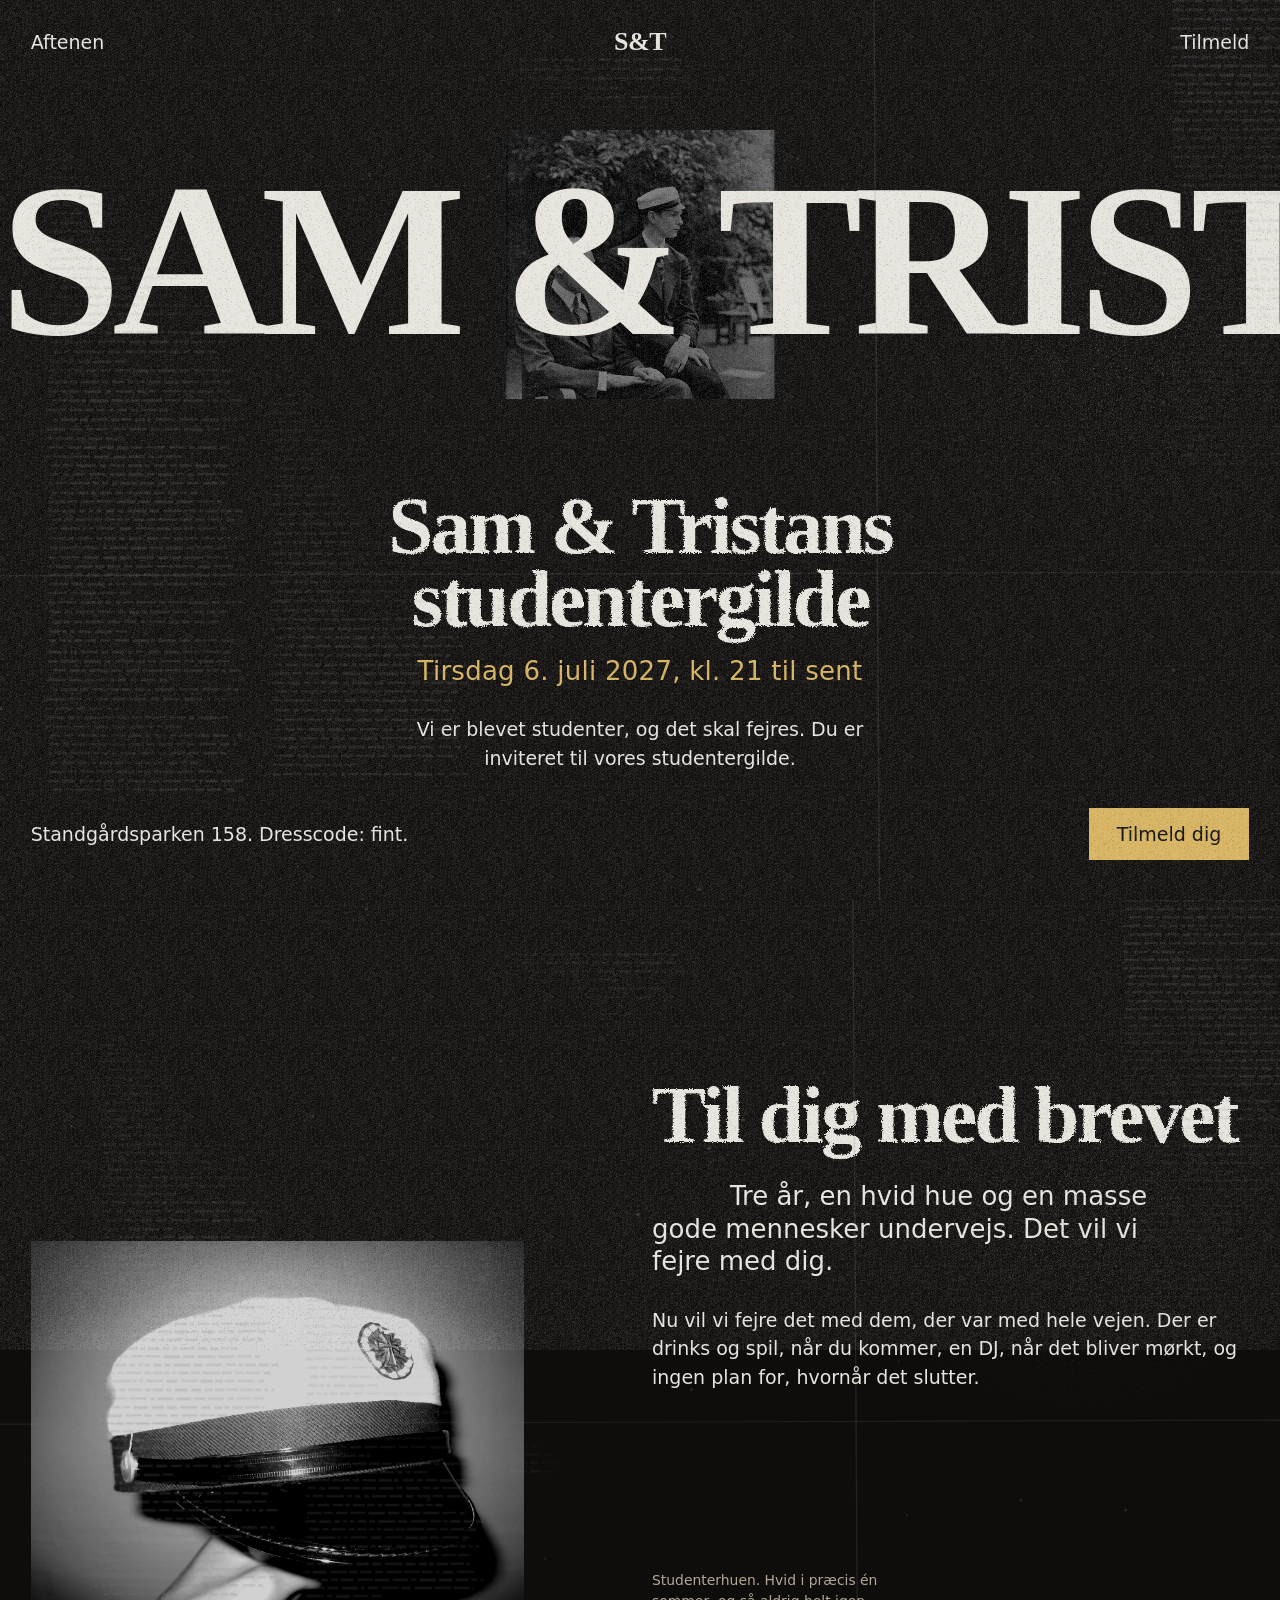
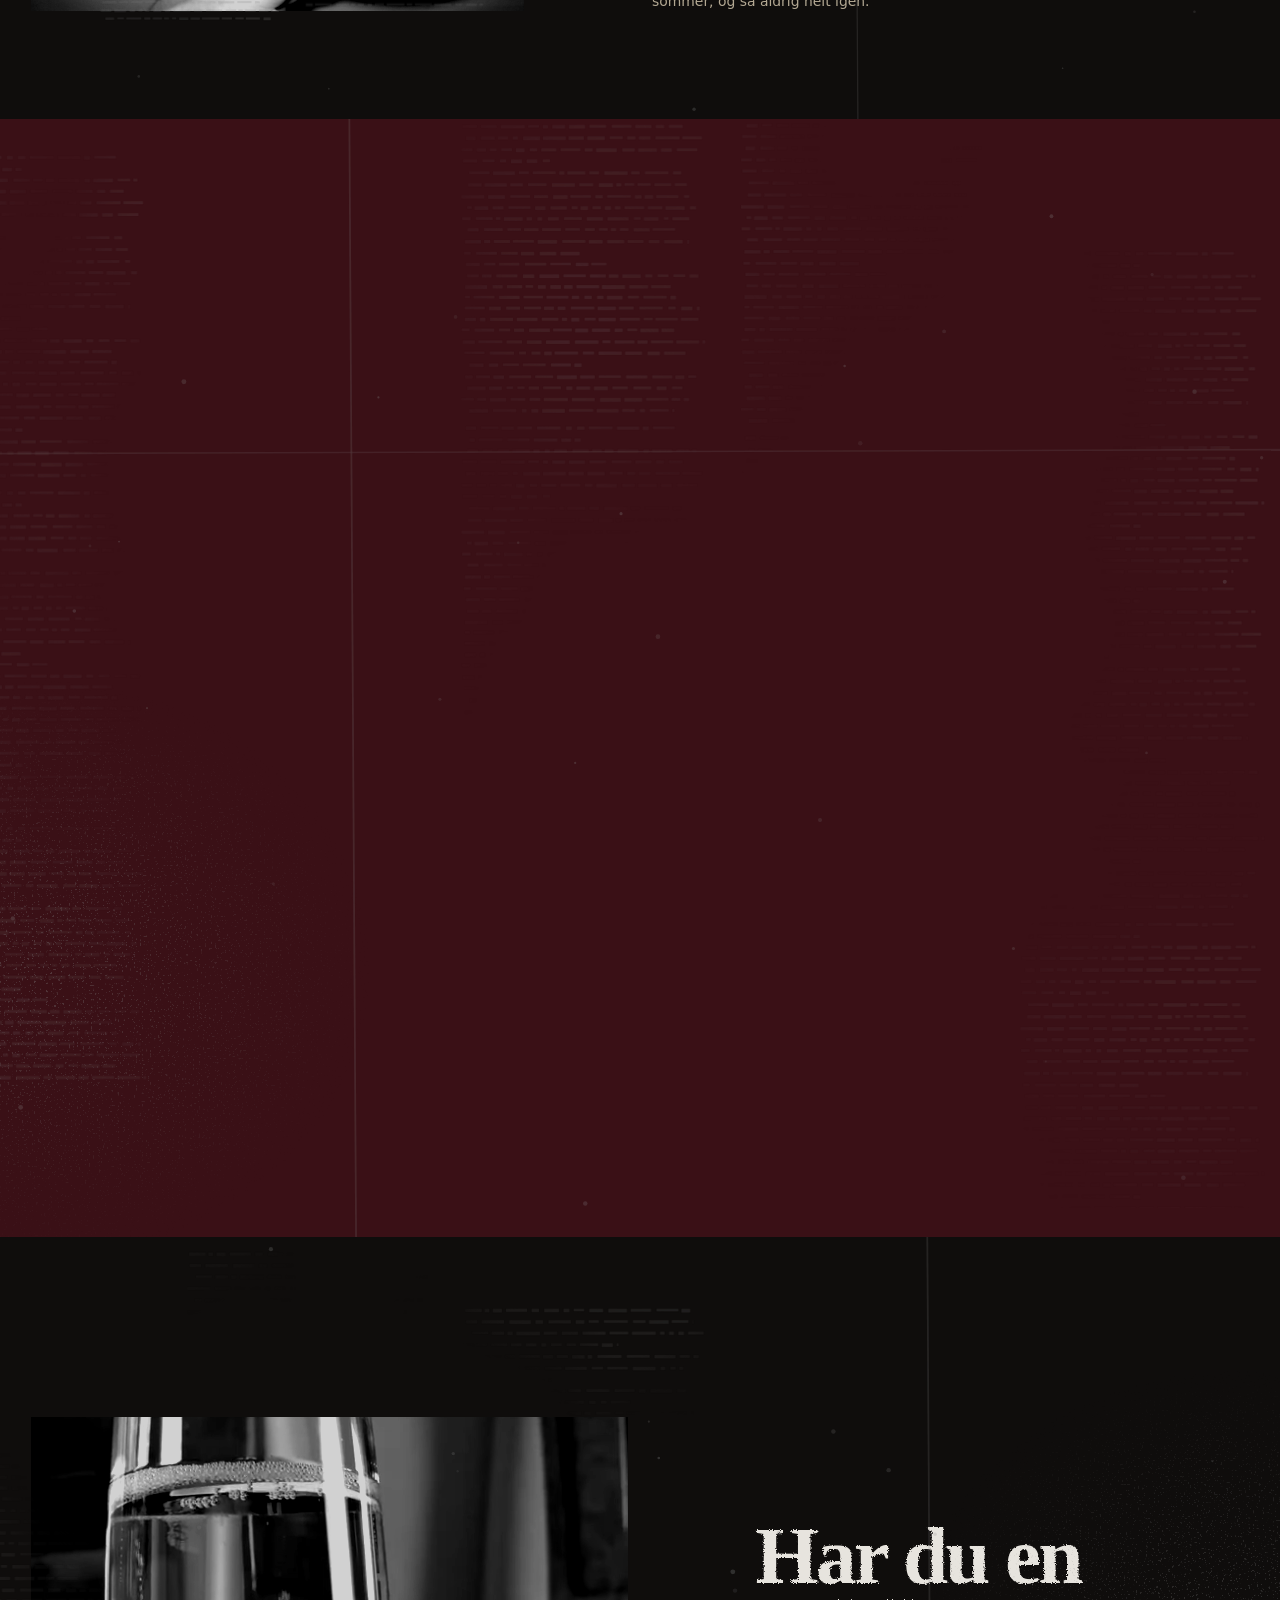
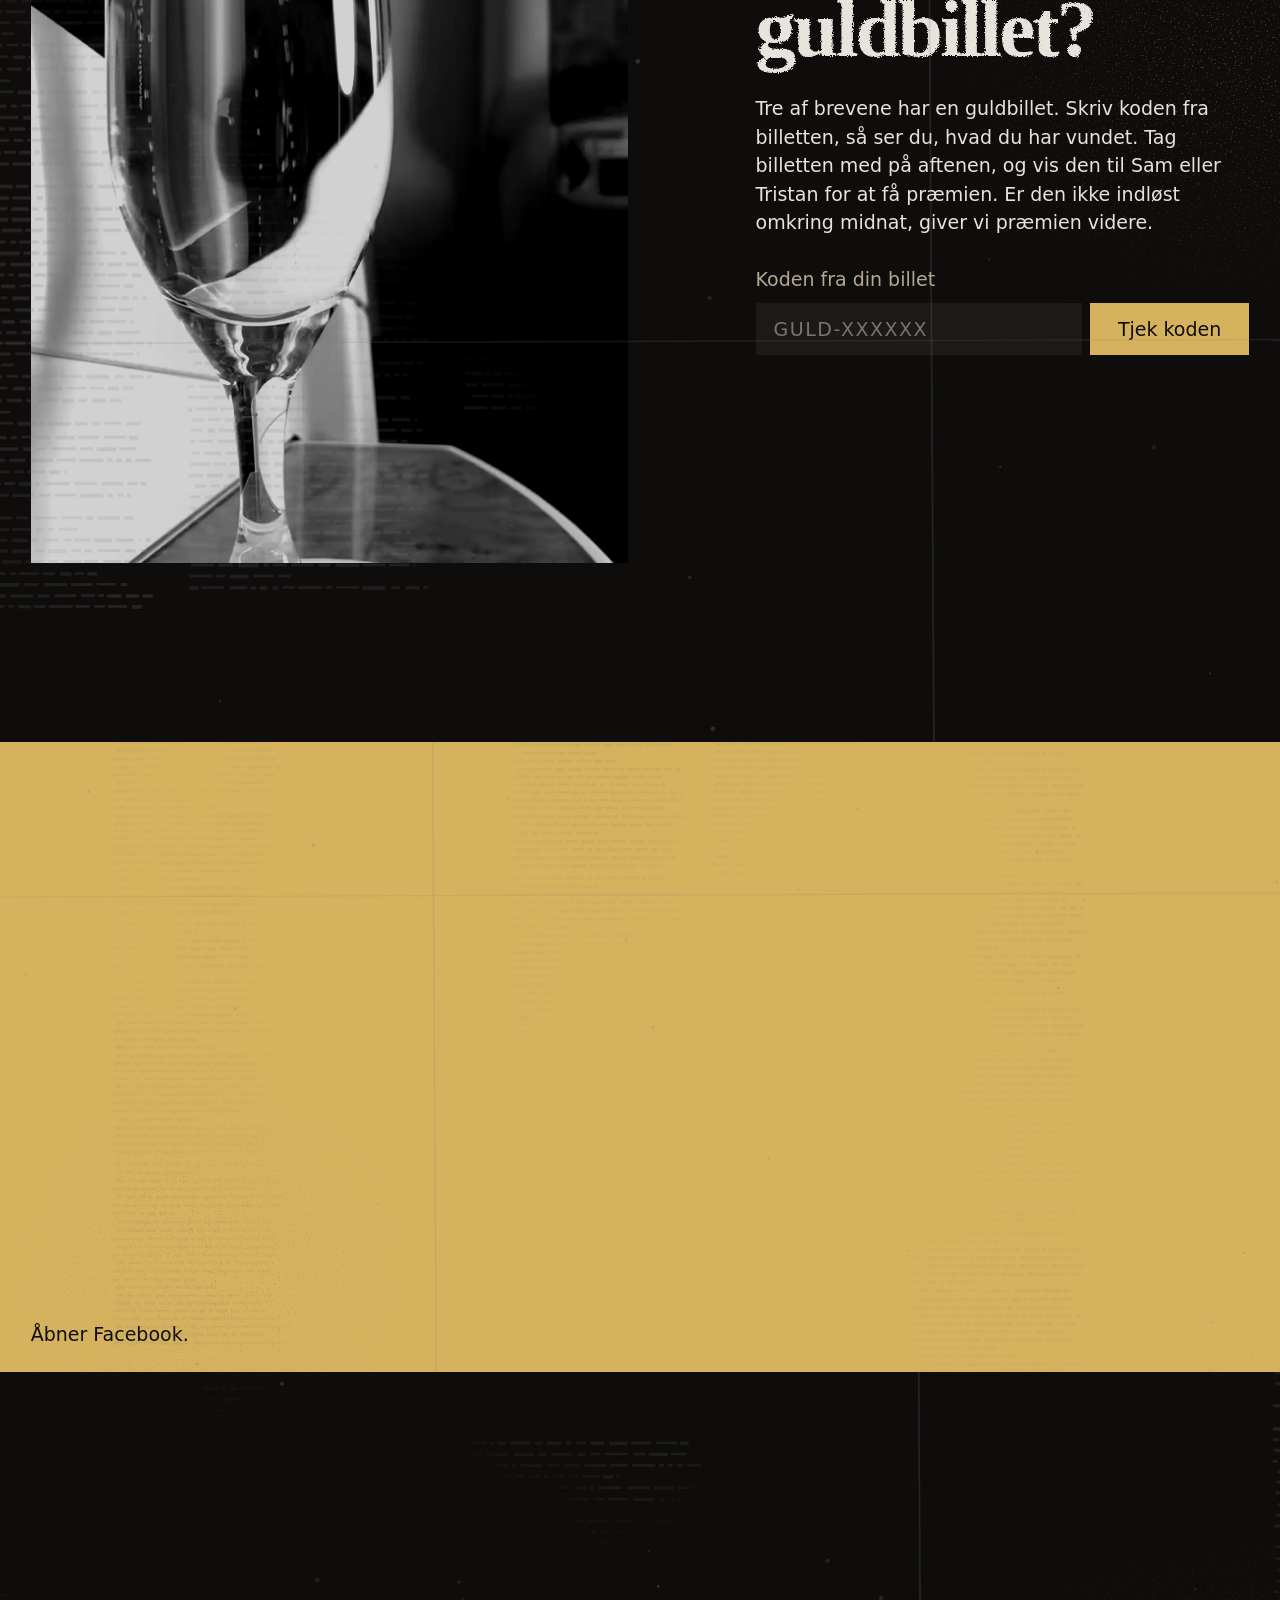
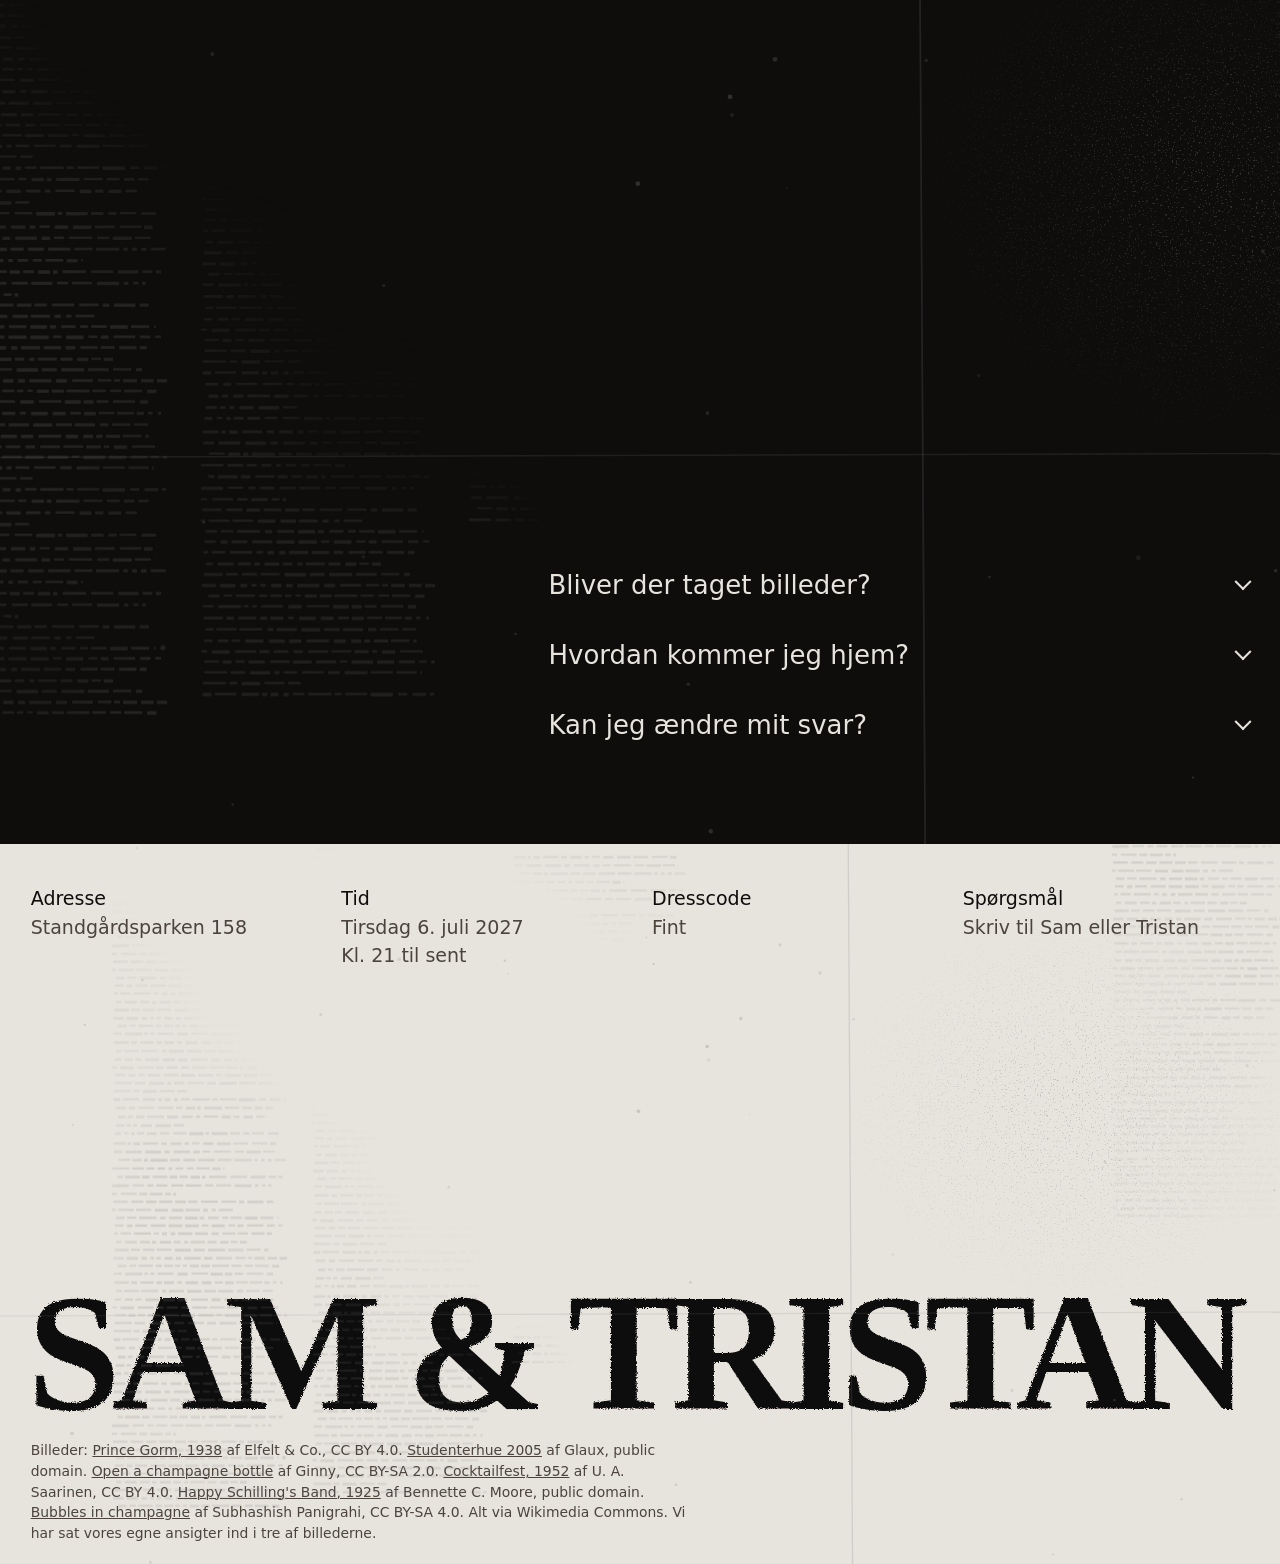
<file: index.html>
<!doctype html>
<html lang="da">
<head>
<meta charset="utf-8">
<meta name="viewport" content="width=device-width, initial-scale=1">
<title>Sam & Tristan Studentergilde</title>
<meta name="description" content="Sam & Tristans studentergilde. Tirsdag 6. juli 2027 kl. 21 til sent, Standgårdsparken 158. Dresscode fint.">
<meta name="robots" content="noindex">
<meta name="theme-color" content="#0f0d0c">
<link rel="preconnect" href="https://api.fontshare.com">
<link rel="preconnect" href="https://cdn.fontshare.com" crossorigin>
<link href="https://api.fontshare.com/v2/css?f[]=zodiak@800&display=swap" rel="stylesheet">
<link href="https://api.fontshare.com/v2/css?f[]=general-sans@400,500&display=swap" rel="stylesheet">
<link rel="stylesheet" href="style.css?v=10">
<script>document.documentElement.classList.add('js')</script>
</head>
<body>
<svg width="0" height="0" style="position:absolute" aria-hidden="true"><filter id="blaek" x="-2%" y="-2%" width="104%" height="104%"><feTurbulence type="fractalNoise" baseFrequency=".85" numOctaves="2" seed="7"/><feDisplacementMap in="SourceGraphic" scale="3.5"/></filter></svg>

<header class="hero">
  <nav class="topbar">
    <a href="#aftenen">Aftenen</a>
    <a class="monogram" href="#top" aria-label="Til toppen">S&amp;T</a>
    <a href="#tilmeld">Tilmeld</a>
  </nav>

  <div class="band" aria-hidden="true">
    <figure class="hero-photo">
      <img src="img/huen-1938.jpg?v=2" width="1037" height="1400" alt="">
    </figure>
    <div class="line line-ink"><div class="track"><span>Sam &amp; Tristan</span><i></i><span>Studentergilde</span><i></i><span>Sam &amp; Tristan</span><i></i><span>Studentergilde</span><i></i><span>Sam &amp; Tristan</span><i></i><span>Studentergilde</span><i></i><span>Sam &amp; Tristan</span><i></i><span>Studentergilde</span><i></i></div></div>
  </div>

  <div class="hero-copy" id="top">
    <h1 class="hero-title rough">Sam &amp; Tristans studentergilde</h1>
    <p class="hero-fact">Tirsdag 6. juli 2027, kl. 21 til sent</p>
    <p class="hero-lead">Vi er blevet studenter, og det skal fejres. Du er inviteret til vores studentergilde.</p>
  </div>

  <div class="hero-foot">
    <p>Standgårdsparken 158. Dresscode: fint.</p>
    <a class="btn" href="#tilmeld">Tilmeld dig</a>
  </div>
</header>

<main>

<section class="intro" aria-labelledby="intro-h">
  <div class="intro-text">
    <h2 id="intro-h" class="h-mid rough">Til dig med brevet</h2>
    <p class="statement">Tre år, en hvid hue og en masse gode mennesker undervejs. Det vil vi fejre med dig.</p>
    <p>Nu vil vi fejre det med dem, der var med hele vejen. Der er drinks og spil, når du kommer, en DJ, når det bliver mørkt, og ingen plan for, hvornår det slutter.</p>
  </div>
  <figure class="intro-photo">
    <img src="img/studenterhue.jpg" width="1400" height="1050" alt="En hvid studenterhue med rødt bånd og blank sort skygge" loading="lazy">
  </figure>
  <p class="intro-note">Studenterhuen. Hvid i præcis én sommer, og så aldrig helt igen.</p>
</section>

<section class="aftenen" id="aftenen" aria-labelledby="aftenen-h">
  <figure class="side side-l">
    <img src="img/orkester.jpg?v=2" width="1400" height="1093" alt="Et danseorkester i smoking foran et flygel, med Sam på banjo og Tristan på saxofon" loading="lazy">
  </figure>
  <div class="aftenen-col">
    <h2 id="aftenen-h" class="giant rough">Aftenen</h2>
    <div class="bars">
      <details open>
        <summary><span>Drinks, spil og hygge</span><b>21.00</b></summary>
        <ul>
          <li><span>Rød løber fra døren, og du bliver fotograferet</span><span>21.00</span></li>
          <li><span>Cocktails, øl og bobler</span><span><a href="drinks/">Se drinkskortet</a></span></li>
          <li><span>Spil og konkurrencer</span><span>21.00 til 23.00</span></li>
          <li><span>Alkoholfrit står klar hele aftenen</span><span>Altid</span></li>
        </ul>
        <p>Kom til tiden. De første drinks er de bedste, og det er her, alle får sagt hej. Hele baren står på <a href="drinks/">drinkskortet</a>. Der er fri bar, men tag gerne selv en god portion med, så vi ikke løber tør.</p>
      </details>
      <details>
        <summary><span>DJ set</span><b>23.00</b></summary>
        <ul>
          <li><span>Lyset går ned</span><span>23.00</span></li>
          <li><span>Tristan bag pulten</span><span>23.00 til sent</span></li>
          <li><span>Sidste sang</span><span>Når vi siger det</span></li>
        </ul>
        <p>Det er her, det går ned. Har du et ønske, så sig det til Tristan i løbet af aftenen.</p>
      </details>
      <details>
        <summary><span>Dresscode</span><b>Fint</b></summary>
        <ul>
          <li><span>Jakkesæt, skjorte eller kjole</span><span>Ja</span></li>
          <li><span>Pæne sko, du kan danse i</span><span>Ja</span></li>
          <li><span>Studenterhuen</span><span>Gerne</span></li>
        </ul>
      </details>
      <details>
        <summary><span>Stedet</span><b>Standgårdsparken 158</b></summary>
        <ul>
          <li><span>Adresse</span><span>Standgårdsparken 158</span></li>
          <li><span>Dørene åbner</span><span>21.00</span></li>
          <li><span>Svar senest</span><span>1. juli 2027</span></li>
        </ul>
        <p>Vi sender besked, hvis adressen ændrer sig. Tjek denne side igen dagen før.</p>
      </details>
      <details>
        <summary><span>Præmier</span><b>Hele natten</b></summary>
        <ul>
          <li><span>Tre guldbilletter</span><span>I brevene</span></li>
          <li><span>Præmier i løbet af natten</span><span>Overraskelse</span></li>
        </ul>
        <p>Tre af brevene har en guldbillet, og se længere nede, om din er en af dem. Der er flere ting at vinde i løbet af natten, men mere siger vi ikke.</p>
      </details>
    </div>
  </div>
  <figure class="side side-r">
    <img src="img/cocktailfest.jpg?v=2" width="1377" height="1400" alt="Gæster i hat og handsker til en cocktailfest, med Tristans ansigt på damen med hatten" loading="lazy">
  </figure>
</section>

<section class="guld" id="guldbillet" aria-labelledby="guld-h">
  <figure class="guld-photo">
    <video autoplay muted loop playsinline preload="metadata" poster="video/bobler.jpg" width="608" height="1080" aria-hidden="true"><source src="video/bobler.webm" type="video/webm"></video>
  </figure>
  <div class="guld-body">
    <h2 id="guld-h" class="h-big rough">Har du en guldbillet?</h2>
    <p>Tre af brevene har en guldbillet. Skriv koden fra billetten, så ser du, hvad du har vundet. Tag billetten med på aftenen, og vis den til Sam eller Tristan for at få præmien. Er den ikke indløst omkring midnat, giver vi præmien videre.</p>
    <form class="code" id="kode-form" autocomplete="off">
      <label for="kode">Koden fra din billet</label>
      <div class="code-row">
        <input id="kode" name="kode" placeholder="GULD-XXXXXX" maxlength="14" spellcheck="false" autocapitalize="characters" required>
        <button class="btn btn-gold" type="submit">Tjek koden</button>
      </div>
    </form>
    <div class="win" id="kode-svar" aria-live="polite"></div>
    <p class="h-mid rough prizes-tease">Tre billetter. Tre fede præmier.</p>
  </div>
</section>

<section class="tilmeld" id="tilmeld" aria-labelledby="tilmeld-h">
  <div class="rsvp">
    <div class="rsvp-top">
      <div>
        <h2 id="tilmeld-h" class="h-mid rough">Kommer du?</h2>
        <p>Vi samler svarene i en Facebook-begivenhed. Der kan du se, hvem der kommer, og vi skriver dér, hvis noget ændrer sig.</p>
      </div>
      <p class="rsvp-how">Tryk på Tilmeld, og svar Deltager eller Kan ikke deltage. Svar senest 1. juli 2027.</p>
    </div>
    <a class="bigword" href="https://fb.me/2iLRNu7Vm5uBAdh" target="_blank" rel="noopener"><span class="bw-text rough">Tilmeld</span><svg viewBox="0 0 48 48" aria-hidden="true"><path d="M12 36 36 12M16 12h20v20" fill="none" stroke="currentColor" stroke-width="4"/></svg></a>
    <p class="rsvp-hint">Åbner Facebook.</p>
  </div>
</section>

<section class="faq" aria-labelledby="faq-h">
  <h2 id="faq-h" class="h-big rough">Det du nok vil vide</h2>
  <figure class="faq-photo">
    <img src="img/champagne.jpg" width="1400" height="933" alt="Hænder der åbner en flaske champagne" loading="lazy">
  </figure>
  <div class="qs">
    <details><summary>Hvad betyder dresscode fint?</summary><p>Jakkesæt, skjorte eller kjole og sko, du kan danse i. Tænk middag et pænt sted. Studenterhuen må gerne komme med.</p></details>
    <details><summary>Må jeg tage nogen med?</summary><p>Invitationen gælder dig. Vil du gerne have en med, så skriv til en af os først, så finder vi ud af det.</p></details>
    <details><summary>Er der fri bar?</summary><p>Ja. Vi anbefaler alligevel, at du selv tager en god portion med, så vi ikke løber tør. Stil det i baren, når du kommer, så deler vi.</p></details>
    <details><summary>Skal jeg have en gave med?</summary><p>Nej. Kom i godt humør og i fint tøj. Vil du have noget med, så tag noget til baren.</p></details>
    <details><summary>Hvad gør jeg med guldbilletten?</summary><p>Tag den med på aftenen, og vis den til Sam eller Tristan. Så får du præmien. Uden billet, ingen præmie.</p></details>
    <details><summary>Hvad hvis jeg har en guldbillet og ikke kan komme?</summary><p>Så giver vi præmien videre. Er en guldbillet ikke indløst mellem kl. 23 og midnat, går præmien til en anden gæst på festen.</p></details>
    <details><summary>Bliver der taget billeder?</summary><p>Ja. Der er rød løber fra døren, og vi har fotografer klar, når du ankommer. Billederne deler vi her på siden efter festen.</p></details>
    <details><summary>Hvordan kommer jeg hjem?</summary><p>Lav en aftale før du tager afsted, om kørsel, cykel eller taxa. Vi hjælper gerne med at ringe efter en vogn.</p></details>
    <details><summary>Kan jeg ændre mit svar?</summary><p>Ja. Gå ind på Facebook-begivenheden, og skift dit svar. Det kan du gøre helt frem til festen.</p></details>
  </div>
</section>

</main>

<footer class="foot">
  <div class="foot-cols">
    <div><p>Adresse</p><p>Standgårdsparken 158</p></div>
    <div><p>Tid</p><p>Tirsdag 6. juli 2027</p><p>Kl. 21 til sent</p></div>
    <div><p>Dresscode</p><p>Fint</p></div>
    <div><p>Spørgsmål</p><p>Skriv til Sam eller Tristan</p></div>
  </div>
  <p class="wordmark rough" aria-hidden="true">Sam &amp; Tristan</p>
  <p class="credits">Billeder: <a href="https://commons.wikimedia.org/wiki/File:Prince_Harald_and_Prince_Gorm_of_Denmark,_1938.jpg">Prince Gorm, 1938</a> af Elfelt &amp; Co., CC BY 4.0. <a href="https://commons.wikimedia.org/wiki/File:Studenterhue_gymnasiet_2005.JPG">Studenterhue 2005</a> af Glaux, public domain. <a href="https://commons.wikimedia.org/w/index.php?curid=91272451">Open a champagne bottle</a> af Ginny, CC BY-SA 2.0. <a href="https://commons.wikimedia.org/wiki/File:President_Paasikivi%27s_cocktail_party_for_guests_of_the_Olympic_Games_1952_(JOKAUAS2_1447-5).tif">Cocktailfest, 1952</a> af U. A. Saarinen, CC BY 4.0. <a href="https://commons.wikimedia.org/wiki/File:Happy_Schilling%27s_Band_at_the_Beverly_Gardens.jpg">Happy Schilling's Band, 1925</a> af Bennette C. Moore, public domain. <a href="https://commons.wikimedia.org/wiki/File:Bubbles_in_champagne.webm">Bubbles in champagne</a> af Subhashish Panigrahi, CC BY-SA 4.0. Alt via Wikimedia Commons. Vi har sat vores egne ansigter ind i tre af billederne.</p>
</footer>

<script src="app.js?v=8"></script>
</body>
</html>
</file>
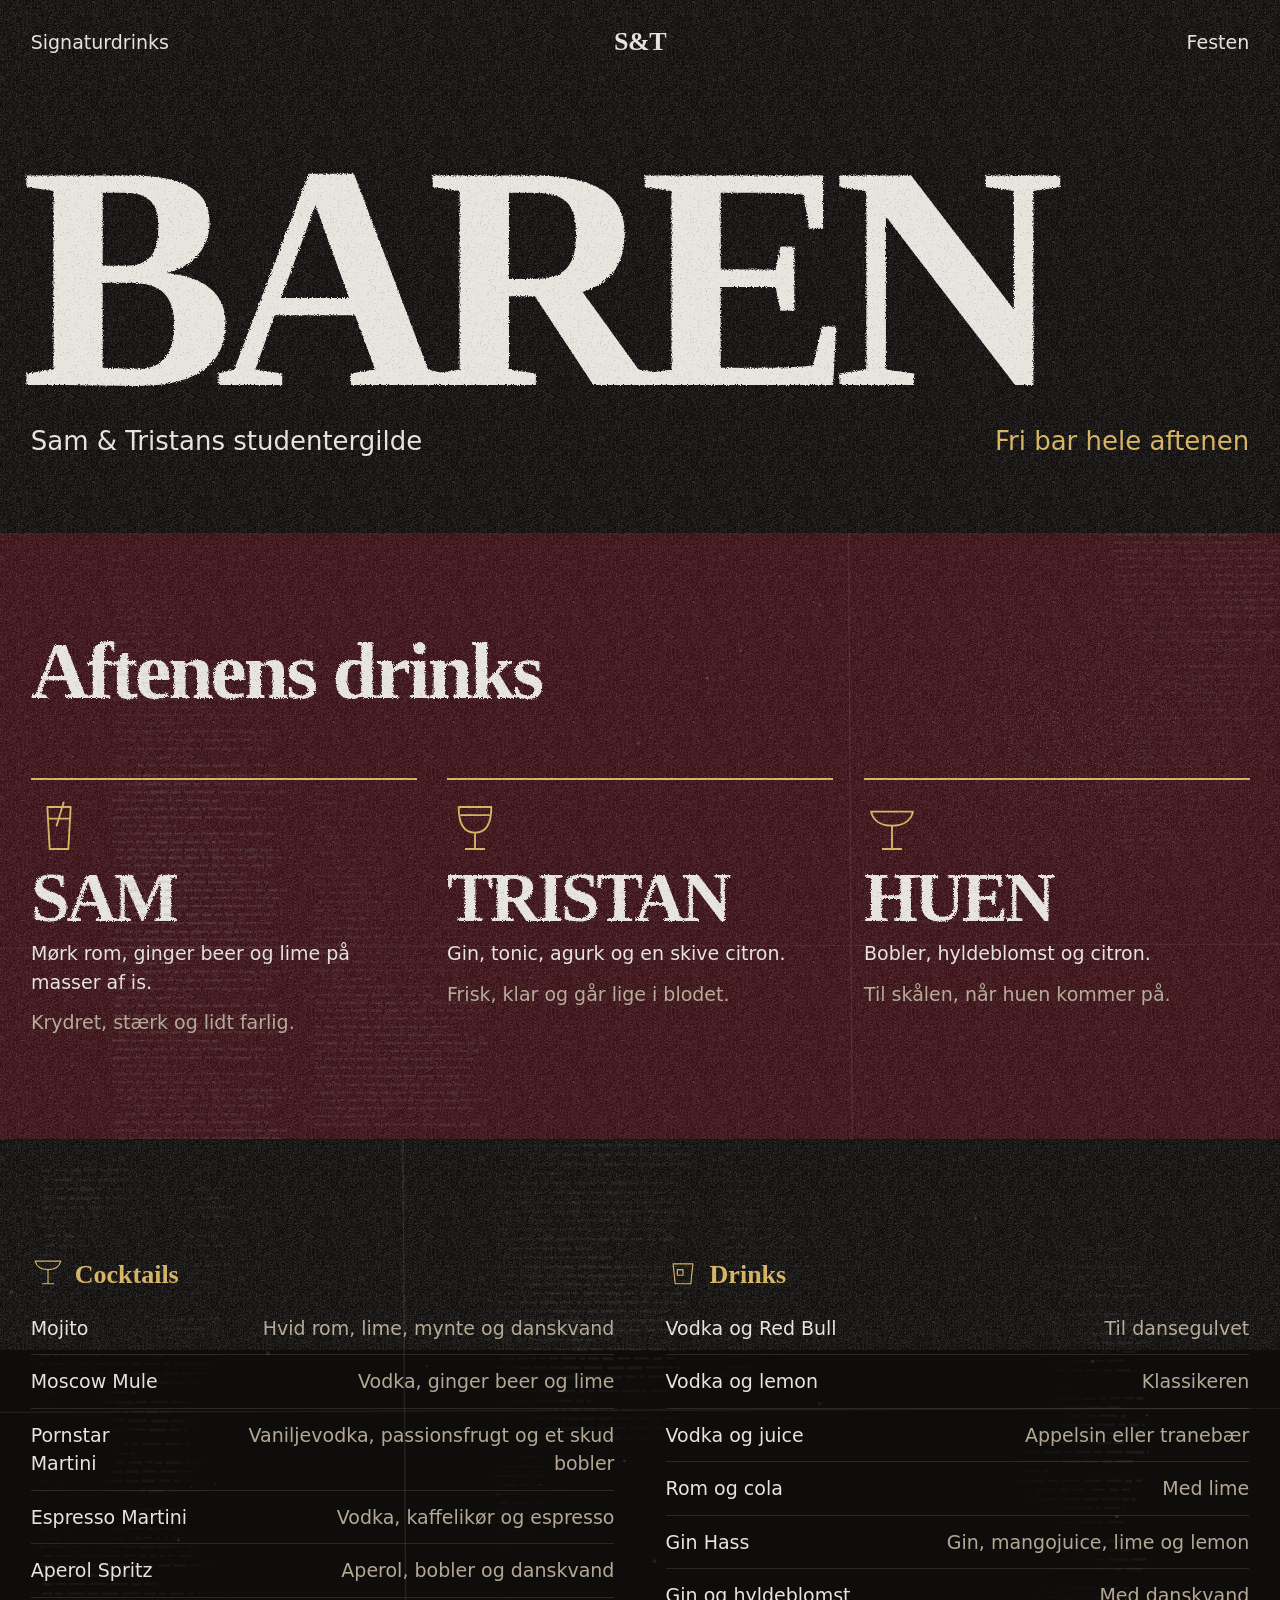
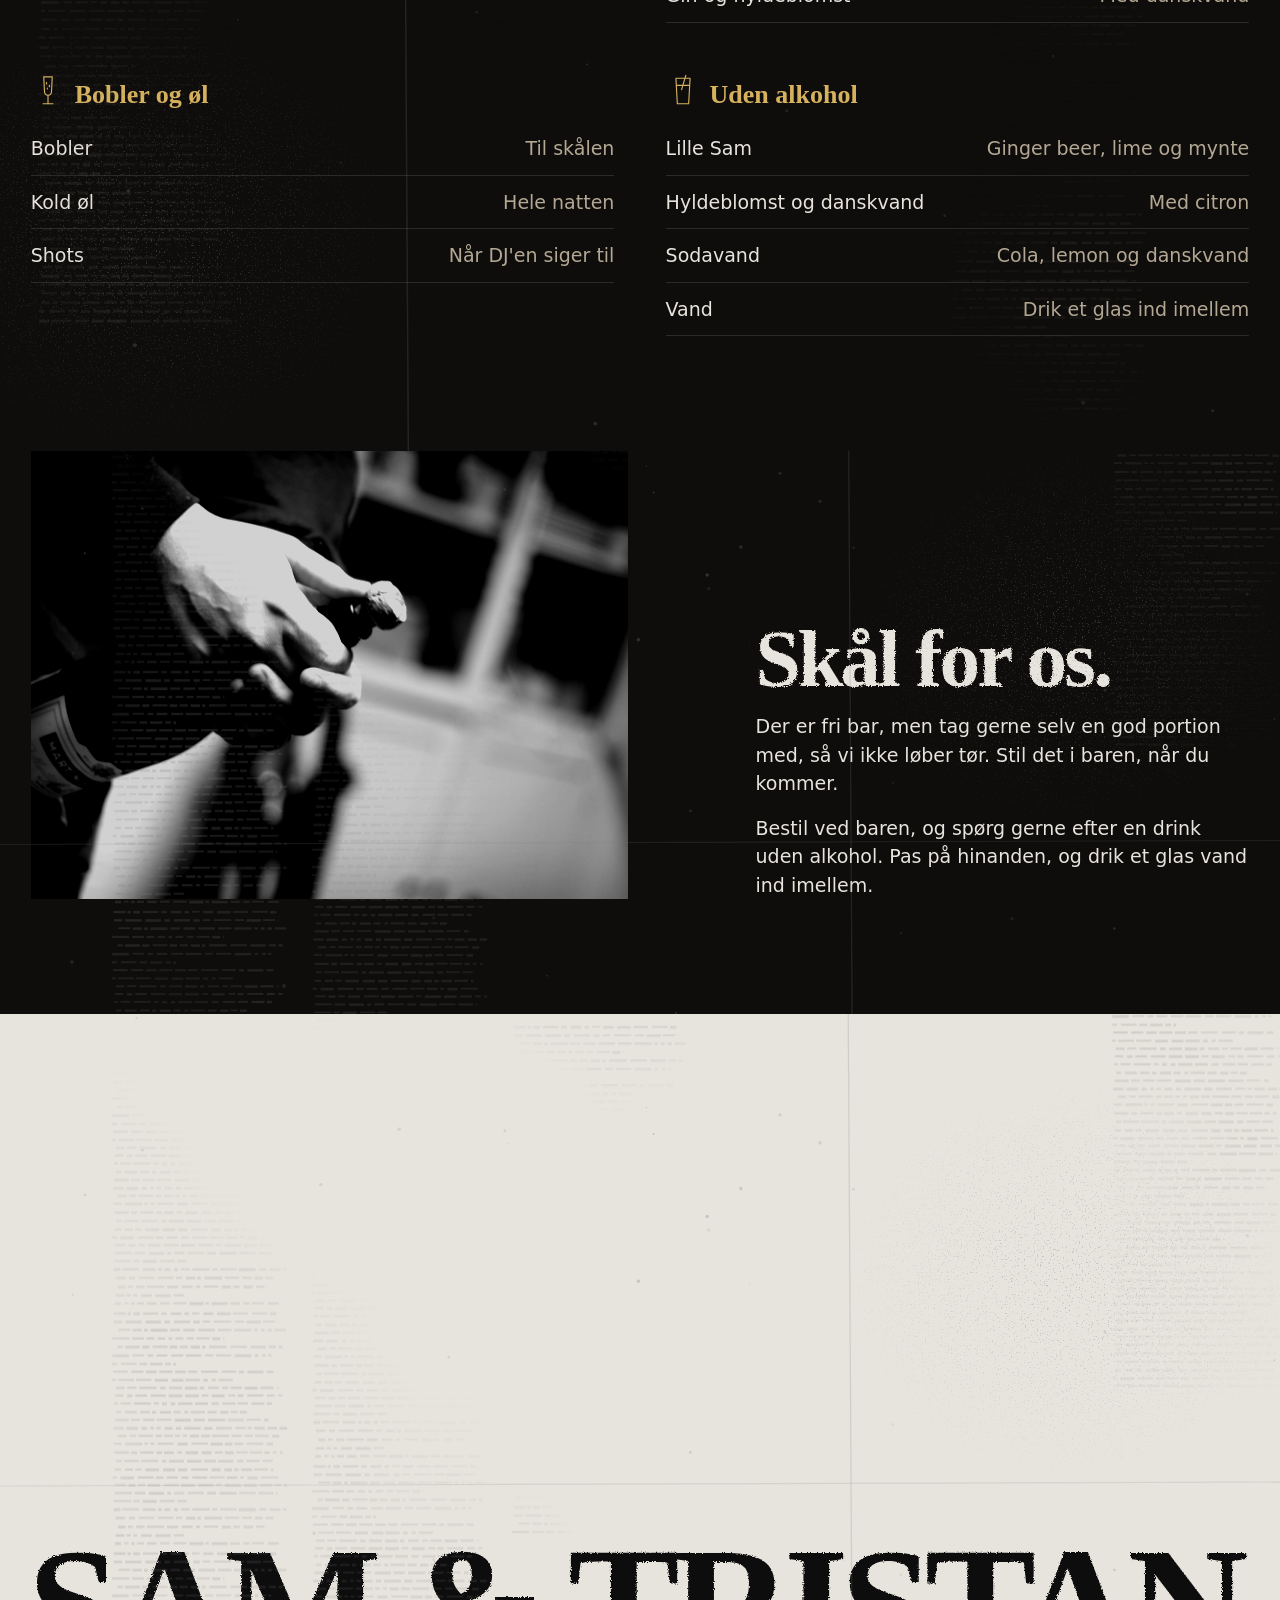
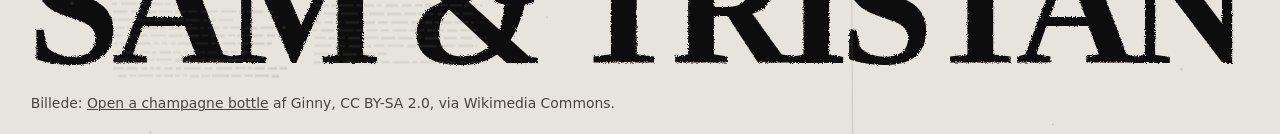
<file: drinks/index.html>
<!doctype html>
<html lang="da">
<head>
<meta charset="utf-8">
<meta name="viewport" content="width=device-width, initial-scale=1">
<title>Baren hos Sam & Tristan</title>
<meta name="description" content="Drinkskortet til Sam & Tristans studentergilde, tirsdag 6. juli 2027.">
<meta name="robots" content="noindex, nofollow">
<meta name="theme-color" content="#0f0d0c">
<link rel="preconnect" href="https://api.fontshare.com">
<link rel="preconnect" href="https://cdn.fontshare.com" crossorigin>
<link href="https://api.fontshare.com/v2/css?f[]=zodiak@800&display=swap" rel="stylesheet">
<link href="https://api.fontshare.com/v2/css?f[]=general-sans@400,500&display=swap" rel="stylesheet">
<link rel="stylesheet" href="../style.css?v=10">
<style>
  /* Drinkssiden. Bygger på style.css og tilføjer kun det, siden selv har brug for. */
  .d-hero { padding: 0 0 clamp(32px, 6vw, 72px); }
  .d-hero .topbar { padding-bottom: clamp(40px, 8vw, 96px); }
  .d-title { padding: 0 var(--m); font: 800 25vw/.78 var(--display); letter-spacing: -.06em; text-transform: uppercase; margin-left: -.03em; }
  .d-sub { padding: 20px var(--m) 0; display: flex; justify-content: space-between; gap: 16px; flex-wrap: wrap; font-size: var(--step-lead); }
  .d-sub span:last-child { color: var(--accent); }

  .d-sig { padding: clamp(48px, 8vw, 120px) var(--m); display: grid; grid-template-columns: repeat(3, minmax(0, 1fr)); gap: clamp(16px, 2.4vw, 32px); background: var(--wine); }
  .d-sig h2 { grid-column: 1 / -1; font: 800 var(--step-head)/.9 var(--display); letter-spacing: -.035em; margin-bottom: clamp(16px, 3vw, 40px); }
  .sig { container-type: inline-size; border-top: 2px solid var(--accent); padding-top: 20px; display: grid; gap: 12px; align-content: start; }
  .sig .glas { width: 56px; height: 56px; color: var(--accent); }
  .sig h3 { font: 800 min(clamp(2.75rem, 1.5rem + 4vw, 5.5rem), 18cqw)/.85 var(--display); letter-spacing: -.045em; text-transform: uppercase; }
  .sig p { max-width: 30ch; }
  .sig small { color: var(--muted); font-size: var(--step-body); }

  .d-menu { padding: clamp(56px, 9vw, 140px) var(--m); display: grid; grid-template-columns: repeat(2, minmax(0, 1fr)); gap: clamp(32px, 4vw, 56px); }
  .gruppe h2 { display: flex; align-items: end; gap: 10px; font: 800 var(--step-lead)/1 var(--display); color: var(--accent); margin-bottom: 14px; }
  .gruppe .glas { width: 34px; height: 34px; flex: none; }
  .gruppe li { display: flex; justify-content: space-between; gap: 16px; padding: 12px 0; border-bottom: 1px solid #2c2824; }
  .gruppe li span:last-child { color: var(--muted); text-align: right; }

  .d-note { padding: 0 var(--m) clamp(56px, 9vw, 140px); display: grid; grid-template-columns: repeat(12, minmax(0, 1fr)); gap: 24px; align-items: end; }
  .d-note figure { grid-column: 1 / 7; aspect-ratio: 4 / 3; }
  .d-note div { grid-column: 8 / 13; display: grid; gap: 16px; }
  .d-note strong { font: 800 var(--step-head)/.9 var(--display); letter-spacing: -.035em; }

  @media (max-width: 900px) {
    .d-sig, .d-menu { grid-template-columns: 1fr; }
    .d-note figure, .d-note div { grid-column: 1 / -1; }
  }
</style>
<script>document.documentElement.classList.add('js')</script>
</head>
<body>
<svg width="0" height="0" style="position:absolute" aria-hidden="true"><filter id="blaek" x="-2%" y="-2%" width="104%" height="104%"><feTurbulence type="fractalNoise" baseFrequency=".85" numOctaves="2" seed="7"/><feDisplacementMap in="SourceGraphic" scale="3.5"/></filter></svg>

<header class="d-hero">
  <nav class="topbar">
    <a href="#signatur">Signaturdrinks</a>
    <a class="monogram" href="../" aria-label="Til forsiden">S&amp;T</a>
    <a href="../">Festen</a>
  </nav>
  <h1 class="d-title rough">Baren</h1>
  <p class="d-sub"><span>Sam &amp; Tristans studentergilde</span><span>Fri bar hele aftenen</span></p>
</header>

<main>
<section class="d-sig" id="signatur" aria-labelledby="sig-h">
  <h2 id="sig-h" class="rough">Aftenens drinks</h2>
</section>

<section class="d-menu" id="menu" aria-label="Resten af baren"></section>

<section class="d-note" aria-label="Til sidst">
  <figure><img src="../img/champagne.jpg" width="1400" height="933" alt="Hænder der åbner en flaske champagne" loading="lazy"></figure>
  <div>
    <strong class="rough">Skål for os.</strong>
    <p>Der er fri bar, men tag gerne selv en god portion med, så vi ikke løber tør. Stil det i baren, når du kommer.</p>
    <p>Bestil ved baren, og spørg gerne efter en drink uden alkohol. Pas på hinanden, og drik et glas vand ind imellem.</p>
  </div>
</section>
</main>

<footer class="foot">
  <div class="foot-cols">
    <div><p>Adresse</p><p>Standgårdsparken 158</p></div>
    <div><p>Tid</p><p>Tirsdag 6. juli 2027</p><p>Baren åbner kl. 21</p></div>
    <div><p>DJ set</p><p>Fra kl. 23</p></div>
    <div><p>Natmad</p><p>Omkring kl. 01</p></div>
  </div>
  <p class="wordmark rough" aria-hidden="true">Sam &amp; Tristan</p>
  <p class="credits">Billede: <a href="https://commons.wikimedia.org/w/index.php?curid=91272451">Open a champagne bottle</a> af Ginny, CC BY-SA 2.0, via Wikimedia Commons.</p>
</footer>

<script src="data.js?v=2"></script>
<script src="../app.js?v=8"></script>
<script>
  const B = window.BAREN;
  document.getElementById('signatur').insertAdjacentHTML('beforeend', B.signatur.map((d) =>
    `<article class="sig">${B.svg(d.glas)}<h3 class="rough">${d.navn}</h3><p>${d.ind}.</p><small>${d.om}</small></article>`).join(''));
  document.getElementById('menu').innerHTML = B.grupper.map((g) =>
    `<div class="gruppe"><h2>${B.svg(g.glas)}${g.navn}</h2><ul>${g.liste.map(([a, b]) => `<li><span>${a}</span><span>${b}</span></li>`).join('')}</ul></div>`).join('');
</script>
</body>
</html>
</file>
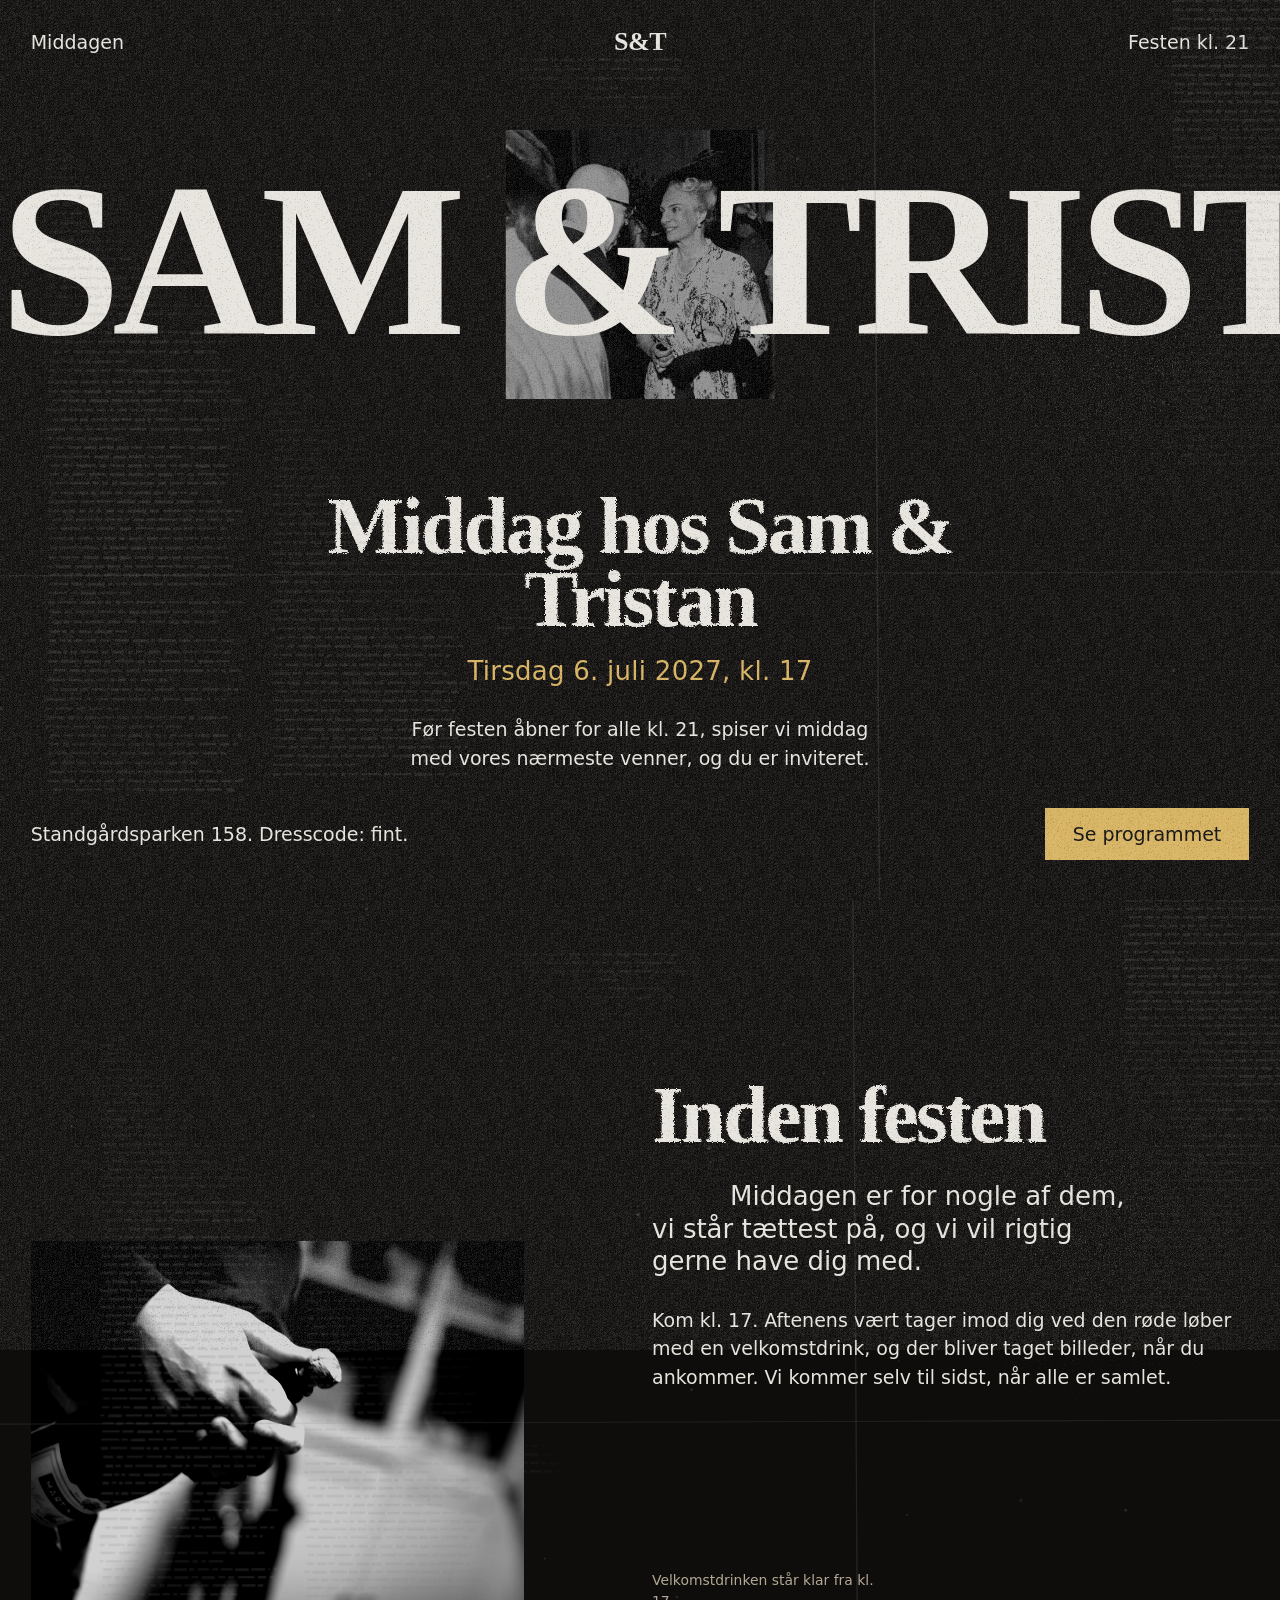
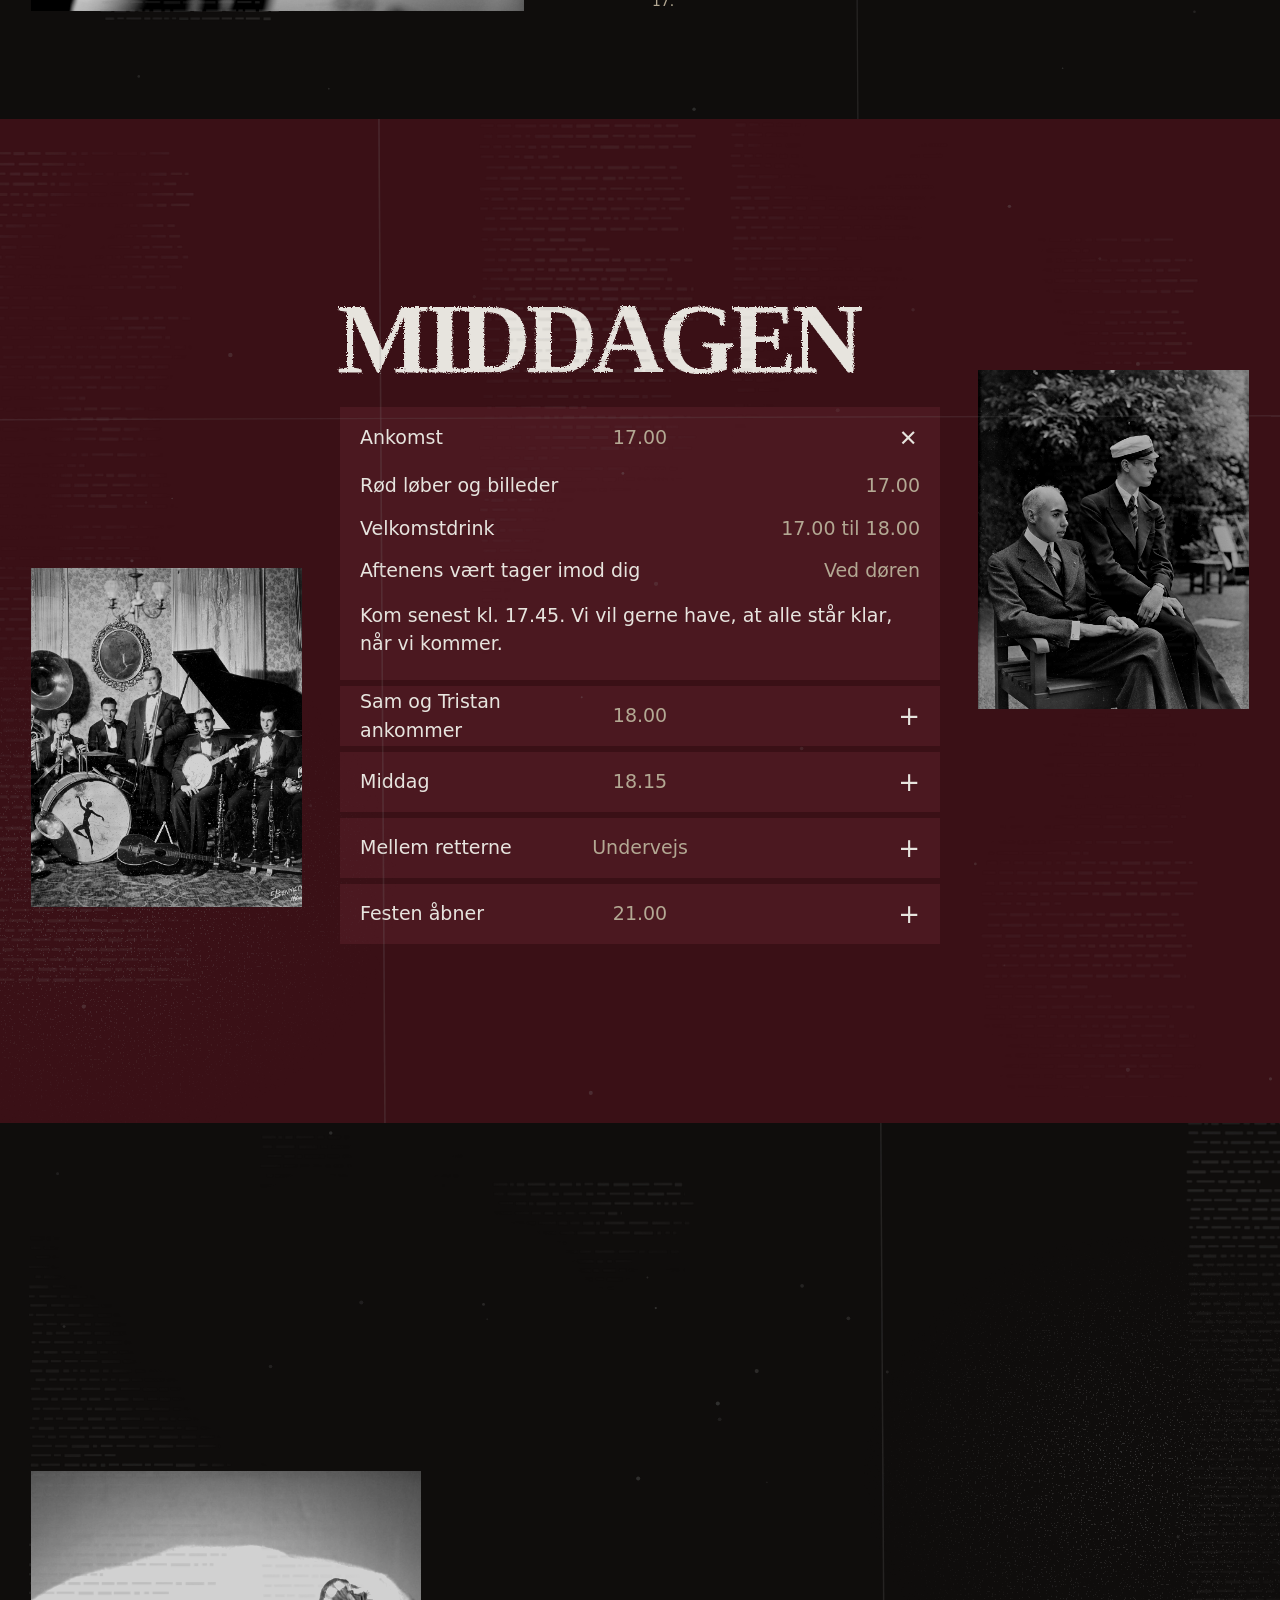
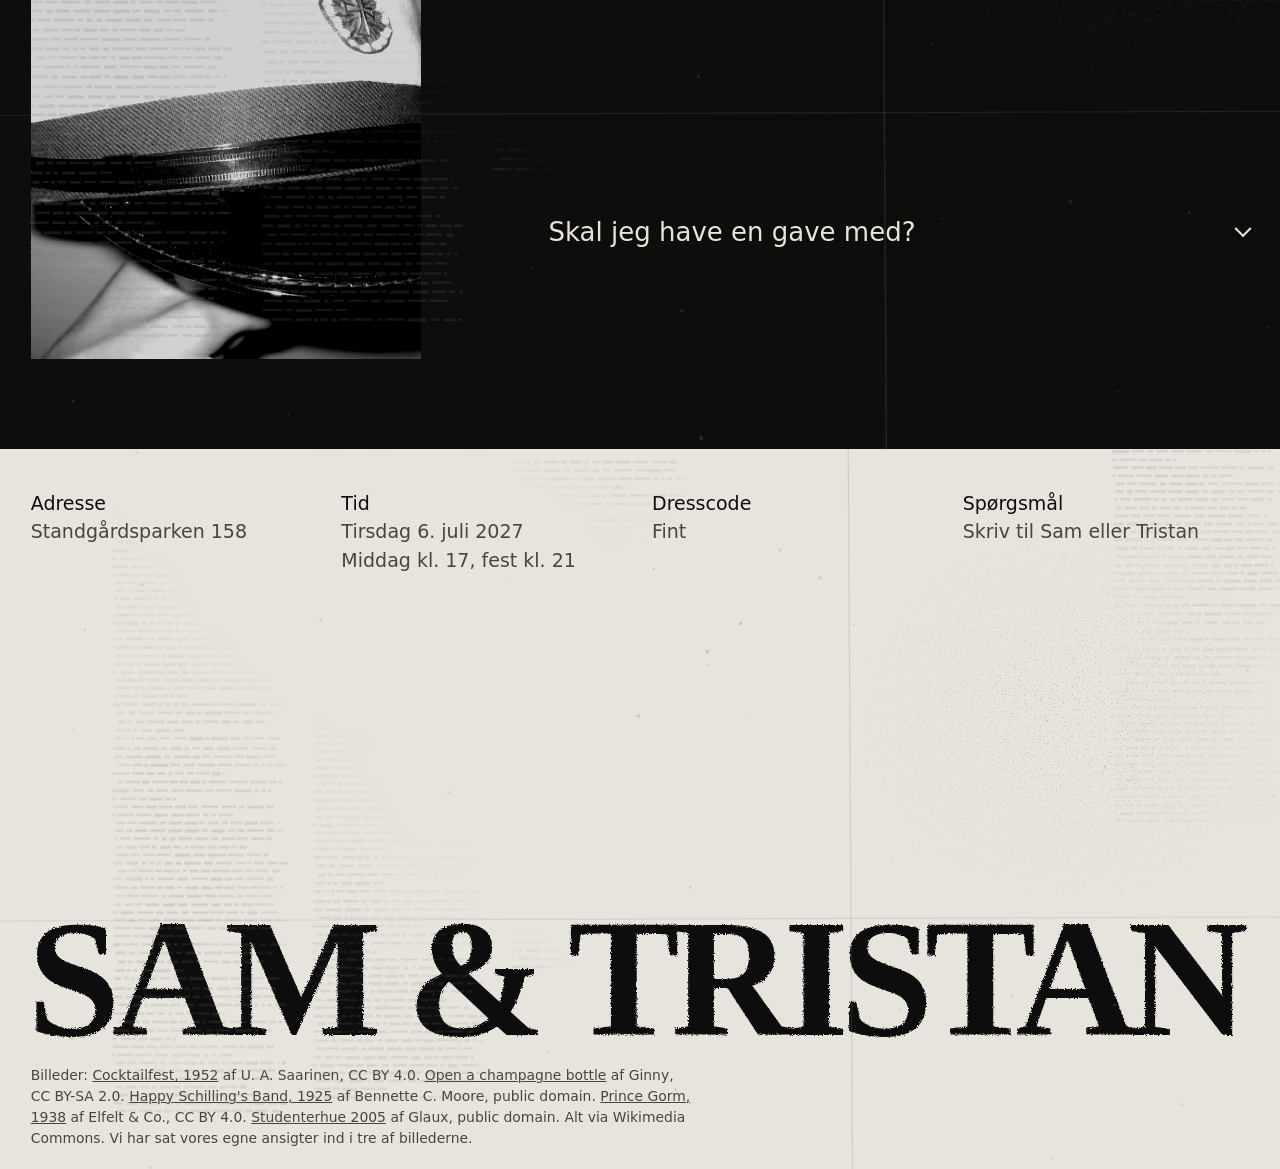
<file: middag/index.html>
<!doctype html>
<html lang="da">
<head>
<meta charset="utf-8">
<meta name="viewport" content="width=device-width, initial-scale=1">
<title>Middag hos Sam & Tristan</title>
<meta name="description" content="Middag hos Sam & Tristan før studentergildet. Tirsdag 6. juli 2027 kl. 17, Standgårdsparken 158.">
<meta name="robots" content="noindex, nofollow">
<meta name="theme-color" content="#0f0d0c">
<link rel="preconnect" href="https://api.fontshare.com">
<link rel="preconnect" href="https://cdn.fontshare.com" crossorigin>
<link href="https://api.fontshare.com/v2/css?f[]=zodiak@800&display=swap" rel="stylesheet">
<link href="https://api.fontshare.com/v2/css?f[]=general-sans@400,500&display=swap" rel="stylesheet">
<link rel="stylesheet" href="../style.css?v=10">
<script>document.documentElement.classList.add('js')</script>
</head>
<body>
<svg width="0" height="0" style="position:absolute" aria-hidden="true"><filter id="blaek" x="-2%" y="-2%" width="104%" height="104%"><feTurbulence type="fractalNoise" baseFrequency=".85" numOctaves="2" seed="7"/><feDisplacementMap in="SourceGraphic" scale="3.5"/></filter></svg>

<header class="hero">
  <nav class="topbar">
    <a href="#aftenen">Middagen</a>
    <a class="monogram" href="../" aria-label="Til forsiden">S&amp;T</a>
    <a href="../">Festen kl. 21</a>
  </nav>

  <div class="band" aria-hidden="true">
    <figure class="hero-photo">
      <img src="../img/cocktailfest.jpg?v=2" width="1377" height="1400" alt="" style="object-position: 62% 30%">
    </figure>
    <div class="line line-ink"><div class="track"><span>Sam &amp; Tristan</span><i></i><span>Sam &amp; Tristan</span><i></i><span>Sam &amp; Tristan</span><i></i><span>Sam &amp; Tristan</span><i></i><span>Sam &amp; Tristan</span><i></i><span>Sam &amp; Tristan</span><i></i></div></div>
  </div>

  <div class="hero-copy" id="top">
    <h1 class="hero-title rough">Middag hos Sam &amp; Tristan</h1>
    <p class="hero-fact">Tirsdag 6. juli 2027, kl. 17</p>
    <p class="hero-lead">Før festen åbner for alle kl. 21, spiser vi middag med vores nærmeste venner, og du er inviteret.</p>
  </div>

  <div class="hero-foot">
    <p>Standgårdsparken 158. Dresscode: fint.</p>
    <a class="btn" href="#aftenen">Se programmet</a>
  </div>
</header>

<main>

<section class="intro" aria-labelledby="intro-h">
  <div class="intro-text">
    <h2 id="intro-h" class="h-mid rough">Inden festen</h2>
    <p class="statement">Middagen er for nogle af dem, vi står tættest på, og vi vil rigtig gerne have dig med.</p>
    <p>Kom kl. 17. Aftenens vært tager imod dig ved den røde løber med en velkomstdrink, og der bliver taget billeder, når du ankommer. Vi kommer selv til sidst, når alle er samlet.</p>
  </div>
  <figure class="intro-photo">
    <img src="../img/champagne.jpg" width="1400" height="933" alt="Hænder der åbner en flaske champagne" loading="lazy">
  </figure>
  <p class="intro-note">Velkomstdrinken står klar fra kl. 17.</p>
</section>

<section class="aftenen" id="aftenen" aria-labelledby="aftenen-h">
  <figure class="side side-l">
    <img src="../img/orkester.jpg?v=2" width="1400" height="1093" alt="Et danseorkester i smoking foran et flygel, med Sam på banjo og Tristan på saxofon" loading="lazy">
  </figure>
  <div class="aftenen-col">
    <h2 id="aftenen-h" class="giant rough" style="font-size: 16.5cqw">Middagen</h2>
    <div class="bars">
      <details open>
        <summary><span>Ankomst</span><b>17.00</b></summary>
        <ul>
          <li><span>Rød løber og billeder</span><span>17.00</span></li>
          <li><span>Velkomstdrink</span><span>17.00 til 18.00</span></li>
          <li><span>Aftenens vært tager imod dig</span><span>Ved døren</span></li>
        </ul>
        <p>Kom senest kl. 17.45. Vi vil gerne have, at alle står klar, når vi kommer.</p>
      </details>
      <details>
        <summary><span>Sam og Tristan ankommer</span><b>18.00</b></summary>
        <ul>
          <li><span>Vi kommer som de sidste</span><span>18.00</span></li>
          <li><span>Og så går vi til bords</span><span>18.15</span></li>
        </ul>
      </details>
      <details>
        <summary><span>Middag</span><b>18.15</b></summary>
        <ul>
          <li><span>Flere retter, alle en overraskelse</span><span>18.15 til 21.00</span></li>
          <li><span>Noget til alle</span><span>Også uden kød</span></li>
        </ul>
        <p>Maden bliver lidt finere end en almindelig tirsdag. Spiser du ikke noget bestemt, så skriv til os, så tager vi højde for det.</p>
      </details>
      <details>
        <summary><span>Mellem retterne</span><b>Undervejs</b></summary>
        <ul>
          <li><span>Spil og quiz</span><span>Hold dig skarp</span></li>
          <li><span>Taler og indslag</span><span>Gerne</span></li>
        </ul>
        <p>Har du lyst til at holde en tale eller lave et indslag, så sig det til aftenens vært før festen.</p>
      </details>
      <details>
        <summary><span>Festen åbner</span><b>21.00</b></summary>
        <ul>
          <li><span>Resten af gæsterne kommer</span><span>21.00</span></li>
          <li><span>Drinks, spil og hygge</span><span>21.00 til 23.00</span></li>
          <li><span>DJ set</span><span>23.00 til sent</span></li>
        </ul>
        <p>Du bliver bare. Resten af natten står på <a href="../">festens side</a>.</p>
      </details>
    </div>
  </div>
  <figure class="side side-r">
    <img src="../img/huen-1938.jpg?v=2" width="1037" height="1400" alt="Tristan i studenterhue og Sam som ældre herre, sat ind i et foto fra 1938" loading="lazy" style="object-position: 70% 20%">
  </figure>
</section>

<section class="faq" aria-labelledby="faq-h">
  <h2 id="faq-h" class="h-big rough">Godt at vide til middagen</h2>
  <figure class="faq-photo">
    <img src="../img/studenterhue.jpg" width="1400" height="1050" alt="En hvid studenterhue med rødt bånd og blank sort skygge" loading="lazy">
  </figure>
  <div class="qs">
    <details><summary>Skal jeg sige, at jeg kommer?</summary><p>Ja. Skriv til Sam eller Tristan senest 1. juli 2027, så vi ved, hvor mange vi skal dække op til.</p></details>
    <details><summary>Jeg spiser ikke alt. Hvad gør jeg?</summary><p>Skriv det til os, når du svarer. Der bliver noget til alle, også hvis du ikke spiser kød eller har en allergi.</p></details>
    <details><summary>Hvem er aftenens vært?</summary><p>En af vores gode venner. Han tager imod dig, holder styr på aftenen og ved, hvornår vi kommer. Mere afslører vi ikke.</p></details>
    <details><summary>Må jeg fortælle andre om middagen?</summary><p>Vi holder den helst lille. De fleste gæster kommer kl. 21, så lad os holde middagen mellem os.</p></details>
    <details><summary>Hvad hvis jeg bliver forsinket?</summary><p>Prøv at være der senest kl. 17.45. Bliver du forsinket alligevel, så skriv til aftenens vært eller en af os.</p></details>
    <details><summary>Skal jeg have en gave med?</summary><p>Nej. Kom i fint tøj og godt humør. Til festen bagefter er der fri bar, men tag gerne selv en god portion med, så vi ikke løber tør.</p></details>
  </div>
</section>

</main>

<footer class="foot">
  <div class="foot-cols">
    <div><p>Adresse</p><p>Standgårdsparken 158</p></div>
    <div><p>Tid</p><p>Tirsdag 6. juli 2027</p><p>Middag kl. 17, fest kl. 21</p></div>
    <div><p>Dresscode</p><p>Fint</p></div>
    <div><p>Spørgsmål</p><p>Skriv til Sam eller Tristan</p></div>
  </div>
  <p class="wordmark rough" aria-hidden="true">Sam &amp; Tristan</p>
  <p class="credits">Billeder: <a href="https://commons.wikimedia.org/wiki/File:President_Paasikivi%27s_cocktail_party_for_guests_of_the_Olympic_Games_1952_(JOKAUAS2_1447-5).tif">Cocktailfest, 1952</a> af U. A. Saarinen, CC BY 4.0. <a href="https://commons.wikimedia.org/w/index.php?curid=91272451">Open a champagne bottle</a> af Ginny, CC BY-SA 2.0. <a href="https://commons.wikimedia.org/wiki/File:Happy_Schilling%27s_Band_at_the_Beverly_Gardens.jpg">Happy Schilling's Band, 1925</a> af Bennette C. Moore, public domain. <a href="https://commons.wikimedia.org/wiki/File:Prince_Harald_and_Prince_Gorm_of_Denmark,_1938.jpg">Prince Gorm, 1938</a> af Elfelt &amp; Co., CC BY 4.0. <a href="https://commons.wikimedia.org/wiki/File:Studenterhue_gymnasiet_2005.JPG">Studenterhue 2005</a> af Glaux, public domain. Alt via Wikimedia Commons. Vi har sat vores egne ansigter ind i tre af billederne.</p>
</footer>

<script src="../app.js?v=8"></script>
</body>
</html>
</file>
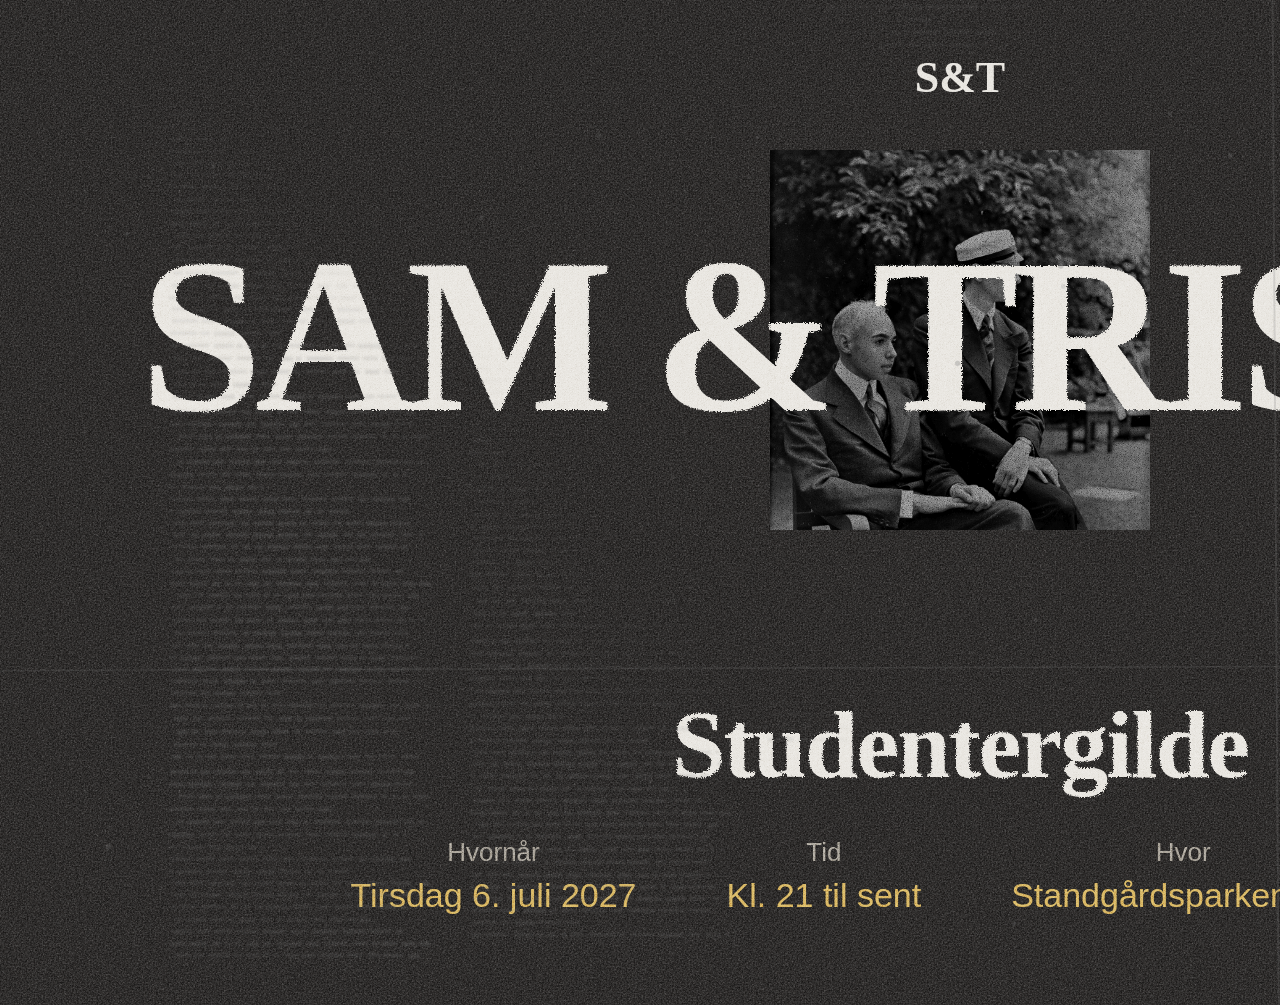
<file: print/facebook-cover.html>
<!doctype html>
<html lang="da">
<head>
<meta charset="utf-8">
<title>Facebook-cover</title>
<link href="https://api.fontshare.com/v2/css?f[]=zodiak@800&display=swap" rel="stylesheet">
<link href="https://api.fontshare.com/v2/css?f[]=general-sans@400,500&display=swap" rel="stylesheet">
<style>
  /* Coverbillede til Facebook-begivenheden, 1920 x 1005 px */
  :root {
    --bg: #0f0d0c; --ink: #e7e4de; --gold: #d6b25e;
    --grain: url("data:image/svg+xml,%3Csvg xmlns='http://www.w3.org/2000/svg' width='300' height='300'%3E%3Cfilter id='n'%3E%3CfeTurbulence type='fractalNoise' baseFrequency='.62' numOctaves='3' stitchTiles='stitch'/%3E%3CfeColorMatrix type='saturate' values='0'/%3E%3C/filter%3E%3Crect width='100%25' height='100%25' filter='url(%23n)' opacity='.32'/%3E%3C/svg%3E");
  }
  * { margin: 0; padding: 0; box-sizing: border-box; }
  body { width: 1920px; height: 1005px; overflow: hidden; background: var(--bg) var(--grain); color: var(--ink); font-family: "General Sans", sans-serif; position: relative; }
  .photo { position: absolute; left: 50%; top: 150px; width: 380px; height: 380px; transform: translateX(-50%); overflow: hidden; }
  .photo img { width: 100%; height: 100%; object-fit: cover; object-position: 68% 14%; filter: grayscale(1) contrast(1.5) brightness(.55); }
  .photo::after { content: ""; position: absolute; inset: 0; background: var(--grain), var(--grain); background-size: 120px, 70px; mix-blend-mode: overlay; }
  .rough { filter: url(#blaek); }
  .line { text-transform: uppercase; position: absolute; top: 340px; left: 50%; transform: translate(-50%, -52%); white-space: nowrap; font: 800 280px/1 "Zodiak", serif; letter-spacing: -.035em; }
  .line i { display: inline-block; width: 50px; height: 50px; border-radius: 50%; background: currentColor; margin: 0 70px; vertical-align: middle; }
  .bottom { position: absolute; left: 0; right: 0; bottom: 90px; text-align: center; }
  .title { font: 800 96px/1 "Zodiak", serif; letter-spacing: -.02em; }
  .facts { margin-top: 44px; display: flex; justify-content: center; gap: 90px; white-space: nowrap; }
  .facts p { font-size: 26px; color: #a39d92; }
  .facts p + p { margin-top: 8px; font-size: 34px; color: var(--gold); }
  .mono { position: absolute; top: 56px; left: 0; right: 0; text-align: center; font: 800 44px/1 "Zodiak", serif; }

  /* Filmkorn over alt */
  body { position: relative; }
  .korn { position: absolute; inset: 0; pointer-events: none; z-index: 5; background-image: url("data:image/svg+xml,%3Csvg xmlns='http://www.w3.org/2000/svg' width='240' height='240'%3E%3Cfilter id='f'%3E%3CfeTurbulence type='fractalNoise' baseFrequency='.78' numOctaves='3' stitchTiles='stitch'/%3E%3CfeColorMatrix type='saturate' values='0'/%3E%3CfeComponentTransfer%3E%3CfeFuncR type='linear' slope='3.2' intercept='-1.1'/%3E%3CfeFuncG type='linear' slope='3.2' intercept='-1.1'/%3E%3CfeFuncB type='linear' slope='3.2' intercept='-1.1'/%3E%3C/feComponentTransfer%3E%3C/filter%3E%3Crect width='100%25' height='100%25' filter='url(%23f)'/%3E%3C/svg%3E"); background-size: 120px; mix-blend-mode: overlay; opacity: .5; }
  .qr { position: relative; z-index: 6; }
  /* Slidt fotokopi som en lille detalje oven på kornet */
  .kopi { position: absolute; inset: 0; pointer-events: none; z-index: 5; background: url(../img/kopi-a.svg) center / cover no-repeat; mix-blend-mode: difference; opacity: .22; }
  .kopi.b { background-image: url(../img/kopi-b.svg); }
</style>
</head>
<body>
<svg width="0" height="0" style="position:absolute"><filter id="blaek" x="-2%" y="-2%" width="104%" height="104%"><feTurbulence type="fractalNoise" baseFrequency=".85" numOctaves="2" seed="7"/><feDisplacementMap in="SourceGraphic" scale="4"/></filter></svg>
  <p class="mono">S&amp;T</p>
  <figure class="photo"><img src="../img/huen-1938.jpg?v=2" alt=""></figure>
  <p class="line rough" data-fit="1640">Sam &amp; Tristan</p>
  <div class="bottom">
    <p class="title rough">Studentergilde</p>
    <div class="facts">
      <div><p>Hvornår</p><p>Tirsdag 6. juli 2027</p></div>
      <div><p>Tid</p><p>Kl. 21 til sent</p></div>
      <div><p>Hvor</p><p>Standgårdsparken 158</p></div>
      <div><p>Dresscode</p><p>Fint</p></div>
    </div>
  </div>

<script>
  // Store navne fylder præcis bredden
  document.fonts.ready.then(() => document.querySelectorAll('[data-fit]').forEach((el) => {
    const w = parseFloat(el.dataset.fit) || el.parentElement.clientWidth;
    el.style.display = 'inline-block'; el.style.whiteSpace = 'nowrap';
    const fs = parseFloat(getComputedStyle(el).fontSize);
    el.style.fontSize = fs * w / el.scrollWidth + 'px';
  }));
</script>

<script>
  // Lægger et lag filmkorn over hver side, kort og billet, også over tekst og billeder
  document.querySelectorAll('body').forEach((el) => {
    const lag = document.createElement('i'); lag.className = 'korn'; lag.setAttribute('aria-hidden', 'true'); el.appendChild(lag);
  });
  document.querySelectorAll('body').forEach((el, i) => {
    const kopi = document.createElement('i'); kopi.className = 'kopi' + (i % 2 ? ' b' : ''); kopi.setAttribute('aria-hidden', 'true'); el.appendChild(kopi);
  });
</script>
</body>
</html>
</file>
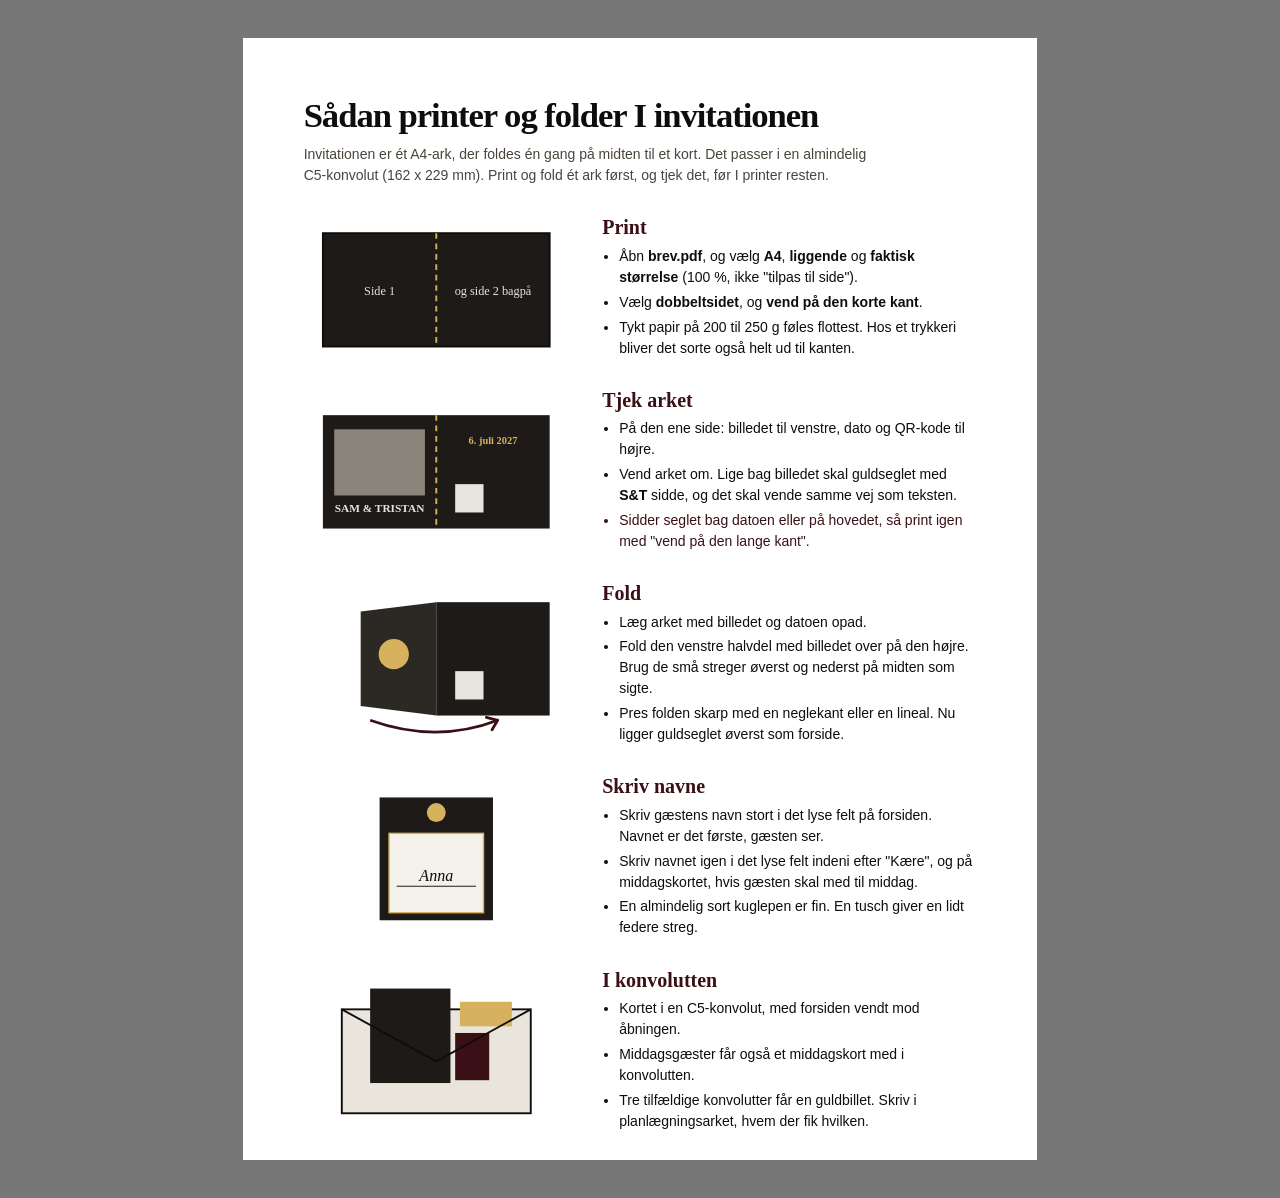
<file: print/foldeguide.html>
<!doctype html>
<html lang="da">
<head>
<meta charset="utf-8">
<title>Sådan printer og folder I invitationen</title>
<link href="https://api.fontshare.com/v2/css?f[]=zodiak@800&display=swap" rel="stylesheet">
<link href="https://api.fontshare.com/v2/css?f[]=general-sans@400,500&display=swap" rel="stylesheet">
<style>
  /* Guiden er lys, så den ikke bruger al det sorte blæk. */
  @page { size: A4; margin: 0; }
  * { box-sizing: border-box; margin: 0; padding: 0; }
  html { -webkit-print-color-adjust: exact; print-color-adjust: exact; }
  body { background: #777; font: 400 10.5pt/1.5 "General Sans", sans-serif; color: #0f0d0c; }
  .page { width: 210mm; height: 297mm; margin: 10mm auto; background: #fff; padding: 16mm 16mm 14mm; display: grid; grid-template-rows: auto 1fr; gap: 8mm; }
  @media print { body { background: none; } .page { margin: 0; } }
  h1 { font: 800 26pt/1 "Zodiak", serif; letter-spacing: -.03em; }
  .lead { margin-top: 3mm; color: #4a443c; max-width: 150mm; }
  .steps { display: grid; grid-template-rows: repeat(5, auto); gap: 7mm; align-content: start; }
  .step { display: grid; grid-template-columns: 70mm 1fr; gap: 9mm; align-items: center; }
  .step h2 { font: 800 15pt/1.1 "Zodiak", serif; color: #3a1016; margin-bottom: 2mm; }
  .step ul { padding-left: 4.5mm; }
  .step li { margin-bottom: 1mm; }
  svg { width: 70mm; height: auto; display: block; }
  .ok { color: #3a1016; font-weight: 500; }
</style>
</head>
<body>
<section class="page">
  <header>
    <h1>Sådan printer og folder I invitationen</h1>
    <p class="lead">Invitationen er ét A4-ark, der foldes én gang på midten til et kort. Det passer i en almindelig C5-konvolut (162 x 229 mm). Print og fold ét ark først, og tjek det, før I printer resten.</p>
  </header>

  <div class="steps">
    <div class="step">
      <svg viewBox="0 0 280 150" aria-hidden="true">
        <rect x="20" y="15" width="240" height="120" fill="#1d1a17"/>
        <rect x="20" y="15" width="240" height="120" fill="none" stroke="#0f0d0c" stroke-width="2"/>
        <line x1="140" y1="15" x2="140" y2="135" stroke="#d6b25e" stroke-width="2" stroke-dasharray="6 5"/>
        <text x="80" y="80" fill="#e7e4de" font-family="General Sans" font-size="13" text-anchor="middle">Side 1</text>
        <text x="200" y="80" fill="#e7e4de" font-family="General Sans" font-size="13" text-anchor="middle">og side 2 bagpå</text>
      </svg>
      <div>
        <h2>Print</h2>
        <ul>
          <li>Åbn <b>brev.pdf</b>, og vælg <b>A4</b>, <b>liggende</b> og <b>faktisk størrelse</b> (100 %, ikke "tilpas til side").</li>
          <li>Vælg <b>dobbeltsidet</b>, og <b>vend på den korte kant</b>.</li>
          <li>Tykt papir på 200 til 250 g føles flottest. Hos et trykkeri bliver det sorte også helt ud til kanten.</li>
        </ul>
      </div>
    </div>

    <div class="step">
      <svg viewBox="0 0 280 150" aria-hidden="true">
        <rect x="20" y="15" width="240" height="120" fill="#1d1a17"/>
        <rect x="32" y="30" width="96" height="70" fill="#8a847a"/>
        <text x="80" y="118" fill="#e7e4de" font-family="Zodiak" font-weight="800" font-size="12" text-anchor="middle">SAM &amp; TRISTAN</text>
        <text x="200" y="45" fill="#d6b25e" font-family="Zodiak" font-weight="800" font-size="11" text-anchor="middle">6. juli 2027</text>
        <rect x="160" y="88" width="30" height="30" fill="#e7e4de"/>
        <line x1="140" y1="15" x2="140" y2="135" stroke="#d6b25e" stroke-width="2" stroke-dasharray="6 5"/>
      </svg>
      <div>
        <h2>Tjek arket</h2>
        <ul>
          <li>På den ene side: billedet til venstre, dato og QR-kode til højre.</li>
          <li>Vend arket om. Lige bag billedet skal guldseglet med <b>S&amp;T</b> sidde, og det skal vende samme vej som teksten.</li>
          <li class="ok">Sidder seglet bag datoen eller på hovedet, så print igen med "vend på den lange kant".</li>
        </ul>
      </div>
    </div>

    <div class="step">
      <svg viewBox="0 0 280 165" aria-hidden="true">
        <rect x="140" y="15" width="120" height="120" fill="#1d1a17"/>
        <rect x="160" y="88" width="30" height="30" fill="#e7e4de"/>
        <path d="M140 15 L60 25 L60 125 L140 135 Z" fill="#2c2824"/>
        <circle cx="95" cy="70" r="16" fill="#d6b25e"/>
        <path d="M70 140 Q 140 165 205 140" fill="none" stroke="#3a1016" stroke-width="3"/>
        <path d="M205 140 l-12 -3 m12 3 l-6 10" fill="none" stroke="#3a1016" stroke-width="3" stroke-linecap="round"/>
      </svg>
      <div>
        <h2>Fold</h2>
        <ul>
          <li>Læg arket med billedet og datoen opad.</li>
          <li>Fold den venstre halvdel med billedet over på den højre. Brug de små streger øverst og nederst på midten som sigte.</li>
          <li>Pres folden skarp med en neglekant eller en lineal. Nu ligger guldseglet øverst som forside.</li>
        </ul>
      </div>
    </div>

    <div class="step">
      <svg viewBox="0 0 280 150" aria-hidden="true">
        <rect x="80" y="10" width="120" height="130" fill="#1d1a17"/>
        <circle cx="140" cy="26" r="10" fill="#d6b25e"/>
        <rect x="90" y="48" width="100" height="84" fill="#f4f1ea" stroke="#d6b25e" stroke-width="1.5"/>
        <line x1="98" y1="104" x2="182" y2="104" stroke="#0f0d0c" stroke-width="1"/>
        <text x="140" y="98" fill="#0f0d0c" font-family="General Sans" font-size="17" font-style="italic" text-anchor="middle">Anna</text>
      </svg>
      <div>
        <h2>Skriv navne</h2>
        <ul>
          <li>Skriv gæstens navn stort i det lyse felt på forsiden. Navnet er det første, gæsten ser.</li>
          <li>Skriv navnet igen i det lyse felt indeni efter "Kære", og på middagskortet, hvis gæsten skal med til middag.</li>
          <li>En almindelig sort kuglepen er fin. En tusch giver en lidt federe streg.</li>
        </ul>
      </div>
    </div>

    <div class="step">
      <svg viewBox="0 0 280 150" aria-hidden="true">
        <rect x="40" y="30" width="200" height="110" fill="#e9e5dc" stroke="#0f0d0c" stroke-width="2"/>
        <rect x="70" y="8" width="85" height="100" fill="#1d1a17"/>
        <rect x="165" y="22" width="55" height="26" fill="#d6b25e"/>
        <rect x="160" y="55" width="36" height="50" fill="#3a1016"/>
        <path d="M40 30 L140 85 L240 30" fill="none" stroke="#0f0d0c" stroke-width="2"/>
      </svg>
      <div>
        <h2>I konvolutten</h2>
        <ul>
          <li>Kortet i en C5-konvolut, med forsiden vendt mod åbningen.</li>
          <li>Middagsgæster får også et middagskort med i konvolutten.</li>
          <li>Tre tilfældige konvolutter får en guldbillet. Skriv i planlægningsarket, hvem der fik hvilken.</li>
        </ul>
      </div>
    </div>
  </div>
</section>
</body>
</html>
</file>
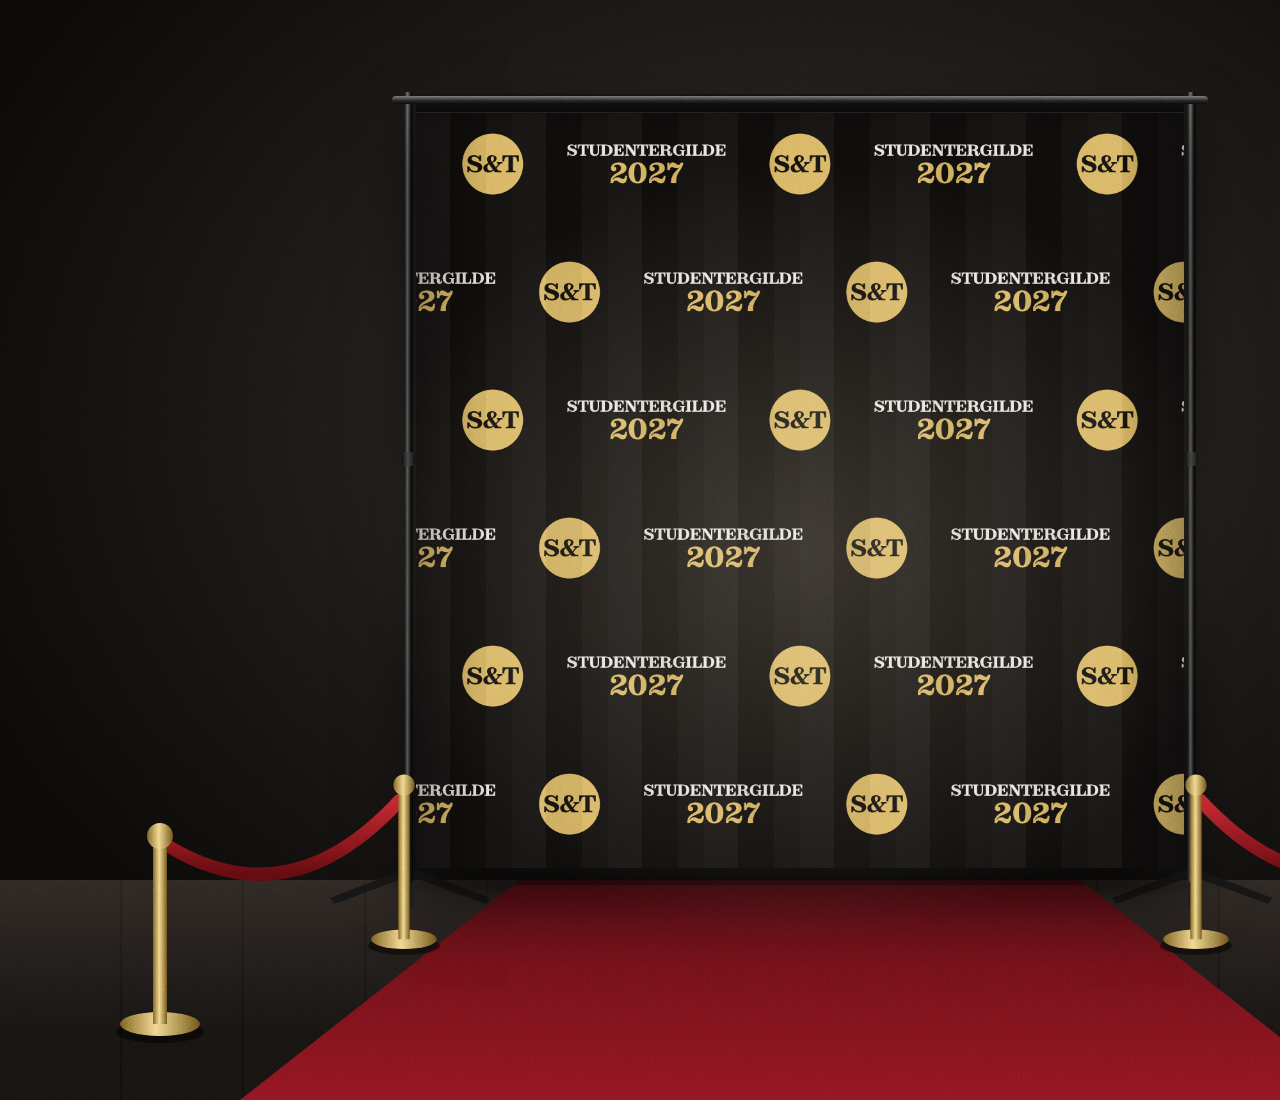
<file: print/fotovaeg-mockup.html>
<!doctype html>
<html lang="da">
<head>
<meta charset="utf-8">
<title>Fotovæg, mockup</title>
<style>
  /* Tegnet mockup af fotovæggen på sit stativ med rød løber. Skala: 1 cm er 3,2 px. */
  * { box-sizing: border-box; margin: 0; padding: 0; }
  body { width: 1600px; height: 1100px; overflow: hidden; background: #000; }
  .scene { position: relative; width: 1600px; height: 1100px; overflow: hidden;
    background:
      radial-gradient(ellipse 900px 700px at 50% 38%, #3a3430 0%, #1c1916 55%, #0b0a09 100%); }
  /* gulvet */
  .floor { position: absolute; left: 0; right: 0; top: 880px; bottom: 0;
    background: linear-gradient(#2a2420, #120f0d 70%); }
  .floor::before { content: ""; position: absolute; inset: 0; background: repeating-linear-gradient(90deg, rgba(255,255,255,.02) 0 120px, rgba(0,0,0,.06) 120px 122px); }
  /* lyset fra en spot foran væggen */
  .spot { position: absolute; inset: 0; background: radial-gradient(ellipse 620px 560px at 50% 50%, rgba(255,236,200,.16), transparent 70%); pointer-events: none; z-index: 4; mix-blend-mode: screen; }

  /* stativet */
  .pole { position: absolute; top: 92px; width: 9px; height: 790px; border-radius: 3px;
    background: linear-gradient(90deg, #0d0d0d, #6b6b6b 40%, #1a1a1a 70%, #050505); z-index: 2; }
  .pole.l { left: 404px; } .pole.r { left: 1187px; }
  .pole::after { content: ""; position: absolute; left: -2px; right: -2px; top: 360px; height: 14px; border-radius: 2px; background: linear-gradient(90deg, #111, #555 45%, #111); }
  .bar { position: absolute; top: 96px; left: 392px; width: 816px; height: 8px; border-radius: 4px; z-index: 3;
    background: linear-gradient(#777, #222 60%, #0a0a0a); }
  .foot { position: absolute; top: 868px; z-index: 1; }
  .foot svg { display: block; }

  /* banneret */
  .banner { position: absolute; top: 100px; left: 416px; width: 768px; height: 768px; z-index: 3;
    background: url(fotovaeg-preview.png) center / cover; box-shadow: 0 30px 60px rgba(0,0,0,.6); }
  .banner::before { content: ""; position: absolute; inset: 0;
    background:
      linear-gradient(90deg, rgba(0,0,0,.28), transparent 8%, transparent 92%, rgba(0,0,0,.3)),
      linear-gradient(rgba(0,0,0,.25), transparent 4%),
      repeating-linear-gradient(90deg, rgba(255,255,255,.035) 0 34px, rgba(0,0,0,.05) 34px 70px, rgba(255,255,255,.02) 70px 96px); }
  /* lommen øverst, hvor stangen går igennem */
  .banner::after { content: ""; position: absolute; left: 0; right: 0; top: -6px; height: 18px; background: linear-gradient(#141210, #0b0a09); border-bottom: 1px solid rgba(255,255,255,.06); }
  .shadow { position: absolute; top: 862px; left: 360px; width: 880px; height: 44px; border-radius: 50%; background: radial-gradient(rgba(0,0,0,.75), transparent 70%); z-index: 1; }

  /* rød løber i perspektiv */
  .carpet { position: absolute; left: 0; top: 0; width: 1600px; height: 1100px; z-index: 2; pointer-events: none; }

  /* afspærring med guldstolper og røde reb */
  .ropes { position: absolute; left: 0; top: 0; z-index: 6; }

  .korn { position: absolute; inset: 0; z-index: 10; pointer-events: none; opacity: .35; mix-blend-mode: overlay;
    background-image: url("data:image/svg+xml,%3Csvg xmlns='http://www.w3.org/2000/svg' width='240' height='240'%3E%3Cfilter id='f'%3E%3CfeTurbulence type='fractalNoise' baseFrequency='.78' numOctaves='3' stitchTiles='stitch'/%3E%3CfeColorMatrix type='saturate' values='0'/%3E%3C/filter%3E%3Crect width='100%25' height='100%25' filter='url(%23f)'/%3E%3C/svg%3E"); background-size: 120px; }
</style>
</head>
<body>
<div class="scene">
  <div class="floor"></div>
  <div class="shadow"></div>

  <div class="foot" style="left:330px"><svg width="160" height="40" viewBox="0 0 160 40"><path d="M78 0 L82 0 L160 30 L156 36 L80 8 L4 36 L0 30 Z" fill="#161616"/><path d="M78 0 L82 0 L84 40 L76 40 Z" fill="#202020"/></svg></div>
  <div class="foot" style="left:1112px"><svg width="160" height="40" viewBox="0 0 160 40"><path d="M78 0 L82 0 L160 30 L156 36 L80 8 L4 36 L0 30 Z" fill="#161616"/><path d="M78 0 L82 0 L84 40 L76 40 Z" fill="#202020"/></svg></div>
  <div class="pole l"></div><div class="pole r"></div>
  <div class="banner"></div>
  <div class="bar"></div>

  <svg class="carpet" viewBox="0 0 1600 1100">
    <defs>
      <linearGradient id="rod" x1="0" y1="0" x2="0" y2="1"><stop offset="0" stop-color="#5a0e14"/><stop offset="1" stop-color="#8e1520"/></linearGradient>
    </defs>
    <path d="M520 880 L1080 880 L1360 1100 L240 1100 Z" fill="url(#rod)"/>
    <path d="M520 880 L1080 880 L1086 885 L514 885 Z" fill="#3a080c"/>
  </svg>

  <svg class="ropes" width="1600" height="1100" viewBox="0 0 1600 1100">
    <defs>
      <linearGradient id="guld" x1="0" x2="1"><stop offset="0" stop-color="#7a5d22"/><stop offset=".45" stop-color="#f1d58a"/><stop offset="1" stop-color="#6b5019"/></linearGradient>
      <g id="stolpe">
      <ellipse cx="0" cy="190" rx="44" ry="11" fill="#000" opacity=".5"/>
      <ellipse cx="0" cy="182" rx="40" ry="12" fill="url(#guld)"/>
      <rect x="-7" y="0" width="14" height="182" fill="url(#guld)"/>
      <circle cx="0" cy="-6" r="13" fill="url(#guld)"/>
      </g>
      <linearGradient id="reb" x1="0" y1="0" x2="0" y2="1"><stop offset="0" stop-color="#c0262f"/><stop offset="1" stop-color="#5e0b10"/></linearGradient>
    </defs>
    <!-- venstre side -->
    <path d="M168 846 Q 290 920 400 800" stroke="url(#reb)" stroke-width="13" fill="none" stroke-linecap="round"/>
    <!-- højre side -->
    <path d="M1200 800 Q 1310 920 1432 846" stroke="url(#reb)" stroke-width="13" fill="none" stroke-linecap="round"/>
    <use href="#stolpe" x="160" y="842"/>
    <use href="#stolpe" x="1440" y="842"/>
    <use href="#stolpe" x="404" y="790" transform="translate(404 790) scale(.82) translate(-404 -790)"/>
    <use href="#stolpe" x="1196" y="790" transform="translate(1196 790) scale(.82) translate(-1196 -790)"/>
  </svg>

  <div class="spot"></div>
  <div class="korn"></div>
</div>
</body>
</html>
</file>
<file: style.css>
:root {
  --bg: #0f0d0c;
  --surface: #1c1916;
  --ink: #e7e4de;
  --muted: #b3a893;
  --accent: #d6b25e;
  --accent-ink: #0f0d0c;
  --wine: #3a1016;
  --wine-step: #4b1820;

  --display: "Gambarino", "Times New Roman", serif;
  --text: "General Sans", system-ui, sans-serif;

  --step-small: clamp(0.8125rem, 0.79rem + 0.1vw, 0.875rem);
  --step-body: clamp(1.0625rem, 1rem + 0.25vw, 1.1875rem);
  --step-lead: clamp(1.25rem, 1.1rem + 0.7vw, 1.625rem);
  --step-head: clamp(2rem, 1.3rem + 3.2vw, 4rem);

  --m: clamp(20px, 2.4vw, 32px);
  --gap: clamp(120px, 14vw, 200px);
  --ease: cubic-bezier(.2, .7, .2, 1);
  --grain: url("data:image/svg+xml,%3Csvg xmlns='http://www.w3.org/2000/svg' width='220' height='220'%3E%3Cfilter id='n'%3E%3CfeTurbulence type='fractalNoise' baseFrequency='.9' numOctaves='3' stitchTiles='stitch'/%3E%3CfeColorMatrix type='saturate' values='0'/%3E%3C/filter%3E%3Crect width='100%25' height='100%25' filter='url(%23n)' opacity='.16'/%3E%3C/svg%3E");
}

*, *::before, *::after { box-sizing: border-box; }
html { -webkit-text-size-adjust: 100%; scroll-behavior: smooth; }
body {
  margin: 0;
  background: var(--bg);
  color: var(--ink);
  font: 400 var(--step-body)/1.5 var(--text);
  overflow-x: clip;
  background-image: var(--grain);
}
img { display: block; max-width: 100%; height: auto; }
h1, h2, h3, p, figure, dl, dd, ul { margin: 0; padding: 0; }
ul { list-style: none; }
a { color: inherit; }
::selection { background: var(--accent); color: var(--accent-ink); }
:focus-visible { outline: 3px solid var(--accent); outline-offset: 3px; }

.sr {
  position: absolute; width: 1px; height: 1px; overflow: hidden; /* taste-skill-ignore */
  clip: rect(0 0 0 0); white-space: nowrap;
}


/* Alle fotos får samme rå sort-hvide behandling */
figure { position: relative; overflow: hidden; background: var(--surface); }
figure::after {
  content: ""; position: absolute; inset: 0; pointer-events: none;
  background-image: var(--grain), var(--grain); background-size: 220px, 140px;
  mix-blend-mode: overlay; opacity: .9;
}
figure img, figure video {
  display: block;
  width: 100%; height: 100%; object-fit: cover;
  filter: grayscale(1) contrast(1.3) brightness(.9);
}

.h-big {
  font: 400 var(--step-head)/.95 var(--display);
  letter-spacing: -.02em;
  max-width: 14ch;
}
.h-mid {
  font: 400 var(--step-head)/.95 var(--display);
  letter-spacing: -.02em;
}

.btn {
  display: inline-flex; align-items: center; justify-content: center;
  min-height: 52px; padding: 0 28px;
  background: var(--accent); color: var(--accent-ink);
  font: 500 var(--step-body)/1 var(--text); text-decoration: none;
  border: 0; border-radius: 0; cursor: pointer;
  transition: background-color .18s, color .18s, transform .18s var(--ease);
}
.btn:hover { background: var(--ink); }
.btn:active { transform: scale(.97); }

/* ---------- Hero ---------- */
.hero {
  --sq: clamp(240px, 24vw, 360px);
  --fs: clamp(120px, 15vw, 230px);
  position: relative;
  min-height: 100svh;
  display: grid;
  grid-template-rows: auto 1fr auto auto;
  padding: 0 0 40px;
}
.topbar {
  display: grid; grid-template-columns: 1fr auto 1fr; align-items: center;
  padding: 28px var(--m) 0;
}
.topbar a { text-decoration: none; transition: color .18s; }
.topbar a:hover { color: var(--accent); }
.topbar a:last-child { justify-self: end; }
.monogram { font: 400 var(--step-lead)/1 var(--display); letter-spacing: -.02em; }

.band {
  position: relative; align-self: center;
  height: var(--sq);
  margin-top: 6vh;
  display: grid; place-items: center;
}
.hero-photo {
  position: absolute; left: 50%; top: 0;
  width: var(--sq); height: var(--sq);
  transform: translateX(-50%);
}
.hero-photo img {
  object-position: 68% 14%;
  filter: grayscale(1) contrast(1.25) brightness(.6);
  animation: drift 18s ease-in-out infinite alternate;
}
.line {
  position: absolute; left: 0; right: 0; top: 50%;
  transform: translateY(-52%);
  overflow: hidden; white-space: nowrap;
  font: 400 var(--fs)/1 var(--display);
  letter-spacing: -.03em;
}

.track {
  display: inline-flex; align-items: center; gap: .28em;
  padding-right: .28em;
  animation: slide 60s linear infinite;
}
.track i {
  display: inline-block; width: .16em; height: .16em;
  border-radius: 50%; background: currentColor;
}
@keyframes slide { to { transform: translateX(-50%); } }
@keyframes drift { from { transform: scale(1.02); } to { transform: scale(1.1) translateY(-2%); } }

.hero-copy {
  text-align: center;
  padding: 64px var(--m) 48px;
  display: grid; justify-items: center; gap: 16px;
}
.hero-title { font: 400 var(--step-head)/.95 var(--display); letter-spacing: -.02em; }
.hero-fact { font-size: var(--step-lead); color: var(--accent); }
.hero-lead { max-width: 40ch; margin-top: 8px; }
.hero-foot {
  display: flex; justify-content: space-between; align-items: center; gap: 24px;
  padding: 0 var(--m);
}

/* ---------- Intro ---------- */
.intro {
  display: grid;
  grid-template-columns: repeat(12, 1fr);
  column-gap: 24px;
  padding: var(--gap) var(--m) calc(var(--gap) * .6);
}
.intro-text { grid-column: 7 / 13; display: grid; gap: 28px; align-content: start; }
.statement {
  font-size: var(--step-lead);
  line-height: 1.25; text-indent: 3em; max-width: 30ch;
}
.intro-text p:last-child { max-width: 52ch; }
.intro-photo {
  grid-column: 1 / 6; grid-row: 1 / 3;
  aspect-ratio: 4 / 3; align-self: start;
  margin-top: 18vh;
}
.intro-note {
  grid-column: 7 / 10; grid-row: 2;
  align-self: end; font-size: var(--step-small); color: var(--muted); max-width: 26ch;
}

/* ---------- Aftenen ---------- */
.aftenen {
  background: var(--wine);
  display: grid;
  grid-template-columns: 1fr minmax(0, 600px) 1fr;
  gap: clamp(24px, 3vw, 56px);
  padding: var(--gap) var(--m);
  align-items: start;
}
.side { aspect-ratio: 4 / 5; }
.side-l { margin-top: 30vh; }
.side-r { margin-top: 8vh; }
.aftenen-col { container-type: inline-size; }
.giant {
  font: 400 27cqw/.8 var(--display);
  letter-spacing: -.04em;
  margin-left: -.03em;
}
.bars { margin-top: 28px; display: grid; gap: 6px; }
.bars details { background: var(--wine-step); }
.bars summary {
  list-style: none; cursor: pointer;
  display: grid; grid-template-columns: minmax(0, 1fr) auto minmax(0, 1fr); align-items: center; gap: 16px;
  min-height: 60px; padding: 0 20px;
  font-weight: 500;
  transition: background-color .18s;
}
.bars summary::-webkit-details-marker { display: none; }
.bars summary b { justify-self: center; text-align: center; font-weight: 400; color: var(--muted); font-variant-numeric: tabular-nums; }
.bars summary::after { justify-self: end; content: "+"; font: 400 var(--step-lead)/1 var(--text); margin-left: 8px; transition: transform .25s var(--ease); }
.bars details[open] summary::after { transform: rotate(45deg); }
.bars summary:hover { background: #561d26; }
.bars ul { padding: 4px 20px 0; display: grid; gap: 14px; }
.bars li { display: flex; justify-content: space-between; gap: 16px; font-variant-numeric: tabular-nums; }
.bars li span:last-child { text-align: right; color: var(--muted); }
.bars details p { padding: 16px 20px 22px; max-width: 48ch; }
.bars details ul:last-child { padding-bottom: 22px; }

/* ---------- Guldbillet ---------- */
.guld {
  display: grid;
  grid-template-columns: repeat(12, 1fr);
  column-gap: 24px;
  padding: var(--gap) var(--m);
  align-items: center;
}
.guld-photo { grid-column: 1 / 7; aspect-ratio: 4 / 5; }
.guld-photo img { object-position: 40% 50%; }
.guld-body { grid-column: 8 / 13; display: grid; gap: 28px; }
.guld-body > p { max-width: 46ch; }
.code label { display: block; margin-bottom: 10px; color: var(--muted); }
.code-row { display: flex; gap: 8px; flex-wrap: wrap; }
.code input {
  flex: 1 1 200px; min-height: 52px; padding: 0 16px;
  background: var(--surface); color: var(--ink);
  border: 2px solid var(--surface); border-radius: 0;
  font: 500 var(--step-body)/1 var(--text); letter-spacing: .08em; text-transform: uppercase;
  transition: border-color .18s;
}
.code input:focus { outline: none; border-color: var(--accent); }
.win:empty { display: none; }
.win {
  padding: 24px; background: var(--surface);
}
.win.ja { background: var(--accent); color: var(--accent-ink); }
.win strong { display: block; font: 400 var(--step-head)/.95 var(--display); letter-spacing: -.02em; margin-bottom: 12px; }
.prizes { display: grid; grid-template-columns: repeat(3, 1fr); gap: 20px; }
.prizes dt { font: 400 var(--step-lead)/1.05 var(--display); margin-bottom: 8px; color: var(--accent); }
.prizes dd { font-size: var(--step-small); color: var(--muted); }

/* ---------- Tilmeld ---------- */
.tilmeld { background: var(--accent) var(--grain); color: var(--accent-ink); }
.aftenen { background-image: var(--grain); }
.rsvp { padding: 48px var(--m) 24px; min-height: 70svh; display: grid; grid-template-rows: auto 1fr auto auto; }
.rsvp-top { display: grid; grid-template-columns: 1fr 1fr; gap: 40px; align-items: start; }
.rsvp-top p { margin-top: 14px; max-width: 40ch; }
.rsvp-top .rsvp-how { margin-top: 0; font-size: var(--step-lead); line-height: 1.3; max-width: 26ch; }
.bigword {
  grid-row: 3; align-self: end;
  display: flex; align-items: flex-end; justify-content: space-between; gap: 2vw;
  width: 100%; margin-top: 48px;
  color: inherit; text-decoration: none;
  font: 400 24vw/.78 var(--display); letter-spacing: -.045em;
  transition: color .15s;
}
.bigword svg { width: clamp(32px, 4vw, 56px); flex: none; margin-bottom: 2.4vw; transition: transform .25s var(--ease); }
.bigword:hover, .bigword:focus-visible { color: var(--ink); outline: none; }
.bigword:hover svg { transform: translate(6px, -6px); }
.bigword:active .bw-text { transform: scale(.985); }
.bw-text { display: inline-block; transform-origin: left bottom; transition: transform .15s; }
.rsvp-hint { grid-row: 4; margin-top: 12px; }

/* ---------- FAQ ---------- */
.faq {
  display: grid; grid-template-columns: repeat(12, 1fr); column-gap: 24px;
  padding: var(--gap) var(--m) calc(var(--gap) * .5);
}
.faq h2 { grid-column: 1 / 13; max-width: none; }
.qs { grid-column: 6 / 13; grid-row: 2; margin-top: 80px; display: grid; gap: 12px; align-content: start; }
.faq-photo { grid-column: 1 / 5; grid-row: 2; margin-top: 96px; aspect-ratio: 4 / 5; }
.faq-photo img { object-position: 55% 50%; }
.qs details { margin: 0 calc(min(24px, var(--m)) * -1); padding: 12px min(24px, var(--m)); transition: background-color .2s; }
.qs details[open] { background: var(--surface); }
.qs summary {
  list-style: none; cursor: pointer;
  display: flex; justify-content: space-between; align-items: center; gap: 20px;
  font-size: var(--step-lead); line-height: 1.3;
  transition: color .18s;
}
.qs summary:hover { color: var(--accent); }
.qs summary::-webkit-details-marker { display: none; }
.qs summary::after {
  content: ""; flex: none; width: 12px; height: 12px;
  border-right: 2px solid currentColor; border-bottom: 2px solid currentColor;
  transform: rotate(45deg) translate(-3px, -3px); transition: transform .25s var(--ease);
}
.qs details[open] summary::after { transform: rotate(225deg); }
.qs p { padding: 14px 0 8px; max-width: 48ch; }

/* ---------- Footer ---------- */
.foot {
  min-height: 80svh;
  display: grid; grid-template-rows: auto 1fr auto auto;
  background: var(--ink) var(--grain); color: var(--bg);
  padding: 40px var(--m) 20px;
}
.foot-cols { display: grid; grid-template-columns: repeat(4, 1fr); gap: 24px; }

.foot-cols p:first-child { font-weight: 500; }
.foot-cols p + p { color: #4a443c; }
.wordmark {
  grid-row: 3; justify-self: start; width: max-content;
  font: 400 15.6vw/.8 var(--display); letter-spacing: -.04em;
  white-space: nowrap; margin-left: -.02em;
}
.credits { grid-row: 4; margin-top: 20px; font-size: var(--step-small); color: #4a443c; max-width: 75ch; }
.credits a { text-decoration-thickness: 1px; }

/* ---------- Motion ---------- */
.js .rv { opacity: 0; transform: translateY(24px); transition: opacity .8s var(--ease), transform .8s var(--ease); transition-delay: var(--d, 0ms); }
.js .rv.in { opacity: 1; transform: none; }

@media (prefers-reduced-motion: reduce) {
  html { scroll-behavior: auto; }
  .track { animation: none; }
  .hero-photo img { animation: none; }
  .js .rv { opacity: 1; transform: none; transition: none; }
}

/* ---------- Tablet ---------- */
@media (max-width: 1000px) {
  .aftenen { grid-template-columns: 1fr 1fr; }
  .aftenen-col { grid-column: 1 / 3; grid-row: 1; }
  .side-l, .side-r { margin-top: 0; }
  .guld-photo { grid-column: 1 / 13; aspect-ratio: 16 / 10; margin-bottom: 48px; }
  .guld-body { grid-column: 1 / 13; }
  .qs { grid-column: 5 / 13; }
  .foot { min-height: 0; row-gap: 20svh; }
}

/* ---------- Telefon ---------- */
@media (max-width: 640px) {
  .hero { --sq: 46vw; --fs: 30vw; padding-bottom: 20px; }
  .band { margin-top: 10vh; }
  .hero-copy { padding: 56px var(--m) 32px; }

  .hero-foot { flex-direction: column; align-items: stretch; text-align: center; gap: 16px; }
  .hero-foot .btn { width: 100%; }

  .intro { display: block; }
  .statement { text-indent: 0; }
  .intro-photo { width: 64%; margin: 48px 0 0 auto; aspect-ratio: 4 / 5; }
  .intro-note { margin-top: 16px; }

  .aftenen { padding-left: 16px; padding-right: 16px; gap: 16px; }
  .side { aspect-ratio: 1; }

  .guld-photo { aspect-ratio: 4 / 5; }
  .prizes { grid-template-columns: 1fr; gap: 16px; }

  .rsvp { min-height: 0; }
  .rsvp-top { grid-template-columns: 1fr; gap: 28px; }
  .bigword { font-size: 25vw; margin-top: 56px; }

  .qs { grid-column: 1 / 13; grid-row: 3; margin-top: 48px; }
  .faq-photo { grid-column: 4 / 13; margin-top: 40px; }
  .qs details { margin: 0 calc(var(--m) * -1); padding: 12px var(--m); }


  .foot-cols { grid-template-columns: 1fr 1fr; row-gap: 32px; }
}

/* ---------- Rå udgave: tungere skrift, grovere korn ----------
   Alt herunder kan slettes for at komme tilbage til den rolige udgave. */
:root {
  --display: "Zodiak", "Gambarino", "Times New Roman", serif;
  --step-head: clamp(2.5rem, 1.4rem + 4.6vw, 5.75rem);
  --grain: url("data:image/svg+xml,%3Csvg xmlns='http://www.w3.org/2000/svg' width='260' height='260'%3E%3Cfilter id='n'%3E%3CfeTurbulence type='fractalNoise' baseFrequency='.62' numOctaves='3' stitchTiles='stitch'/%3E%3CfeColorMatrix type='saturate' values='0'/%3E%3C/filter%3E%3Crect width='100%25' height='100%25' filter='url(%23n)' opacity='.3'/%3E%3C/svg%3E");
}
body { background-size: 260px; }
figure::after { background-size: 260px, 120px; opacity: 1; }
figure img, figure video { filter: grayscale(1) contrast(1.6) brightness(.82); }
.hero-photo img { filter: grayscale(1) contrast(1.5) brightness(.55); }

.hero-title, .h-big, .h-mid, .giant, .win strong, .prizes dt, .monogram, .wordmark, .line, .bigword {
  font-weight: 800;
}
.rough { filter: url(#blaek); }

.hero { --fs: clamp(130px, 17vw, 280px); }
.line { text-transform: uppercase; letter-spacing: -.04em; }
.hero-title { letter-spacing: -.035em; line-height: .9; max-width: 16ch; }
.h-big, .h-mid { letter-spacing: -.035em; line-height: .9; }
.aftenen-col { min-width: 0; }
.giant { font-size: 19.5cqw; text-transform: uppercase; letter-spacing: -.05em; line-height: .82; }
.bigword { font-size: 17vw; text-transform: uppercase; letter-spacing: -.05em; }
.hero { --sq: clamp(220px, 21vw, 320px); }
.hero-copy { padding-top: 44px; padding-bottom: 36px; }
.band { margin-top: 3vh; }
.wordmark { text-transform: uppercase; letter-spacing: -.05em; }
.hero-fact { font-weight: 500; letter-spacing: .01em; }
.prizes-tease { color: var(--accent); font-size: clamp(1.75rem, 1.2rem + 1.8vw, 2.75rem); }

@media (max-width: 1000px) {
  .aftenen { grid-template-columns: minmax(0, 1fr) minmax(0, 1fr); }
  .bigword { font-size: 15vw; }
  .rsvp-top .rsvp-how { font-size: var(--step-body); }
}
@media (max-width: 640px) {
  .hero { --fs: 26vw; }
  .bigword { font-size: 16vw; }
  .hero { --sq: 46vw; }
}

/* ---------- Filmkorn over alt ----------
   Ét lag korn ligger over hele siden, også tekst og billeder, i stedet for korn i baggrundene.
   Slet denne blok for at komme tilbage til korn kun i baggrunden. */
:root {
  --film: url("data:image/svg+xml,%3Csvg xmlns='http://www.w3.org/2000/svg' width='240' height='240'%3E%3Cfilter id='f'%3E%3CfeTurbulence type='fractalNoise' baseFrequency='.78' numOctaves='3' stitchTiles='stitch'/%3E%3CfeColorMatrix type='saturate' values='0'/%3E%3CfeComponentTransfer%3E%3CfeFuncR type='linear' slope='3.2' intercept='-1.1'/%3E%3CfeFuncG type='linear' slope='3.2' intercept='-1.1'/%3E%3CfeFuncB type='linear' slope='3.2' intercept='-1.1'/%3E%3C/feComponentTransfer%3E%3C/filter%3E%3Crect width='100%25' height='100%25' filter='url(%23f)'/%3E%3C/svg%3E");
}
body, .aftenen, .tilmeld, .foot { background-image: none; }
figure::after { display: none; }
body::after {
  content: ""; position: fixed; z-index: 100; pointer-events: none;
  inset: -50%; width: 200%; height: 200%;
  background-image: var(--film); background-size: 120px;
  opacity: .22; mix-blend-mode: hard-light;
  animation: korn 1s steps(8) infinite;
  will-change: transform;
}
@keyframes korn {
  0% { transform: translate(0, 0); }
  12% { transform: translate(-3%, 2%); }
  25% { transform: translate(2%, -4%); }
  37% { transform: translate(-4%, -1%); }
  50% { transform: translate(3%, 3%); }
  62% { transform: translate(-2%, 4%); }
  75% { transform: translate(4%, -2%); }
  87% { transform: translate(-1%, -3%); }
  100% { transform: translate(0, 0); }
}
@media (prefers-reduced-motion: reduce) { body::after { animation: none; } }

/* ---------- Slidt fotokopi: svag gennemslagstekst, tynde folder og tonerprikker ----------
   Teksturen laves af tools/kopi.py. Slet denne blok for kun at have filmkornet. */
.hero, main > section, .foot { position: relative; }
.hero::before, main > section::before, .foot::before {
  content: ""; position: absolute; inset: 0; z-index: 3; pointer-events: none;
  background: url(img/kopi-a.svg) center / cover no-repeat;
  mix-blend-mode: difference; opacity: .2;
}
main > section:nth-child(even)::before { background-image: url(img/kopi-b.svg); }
</file>
